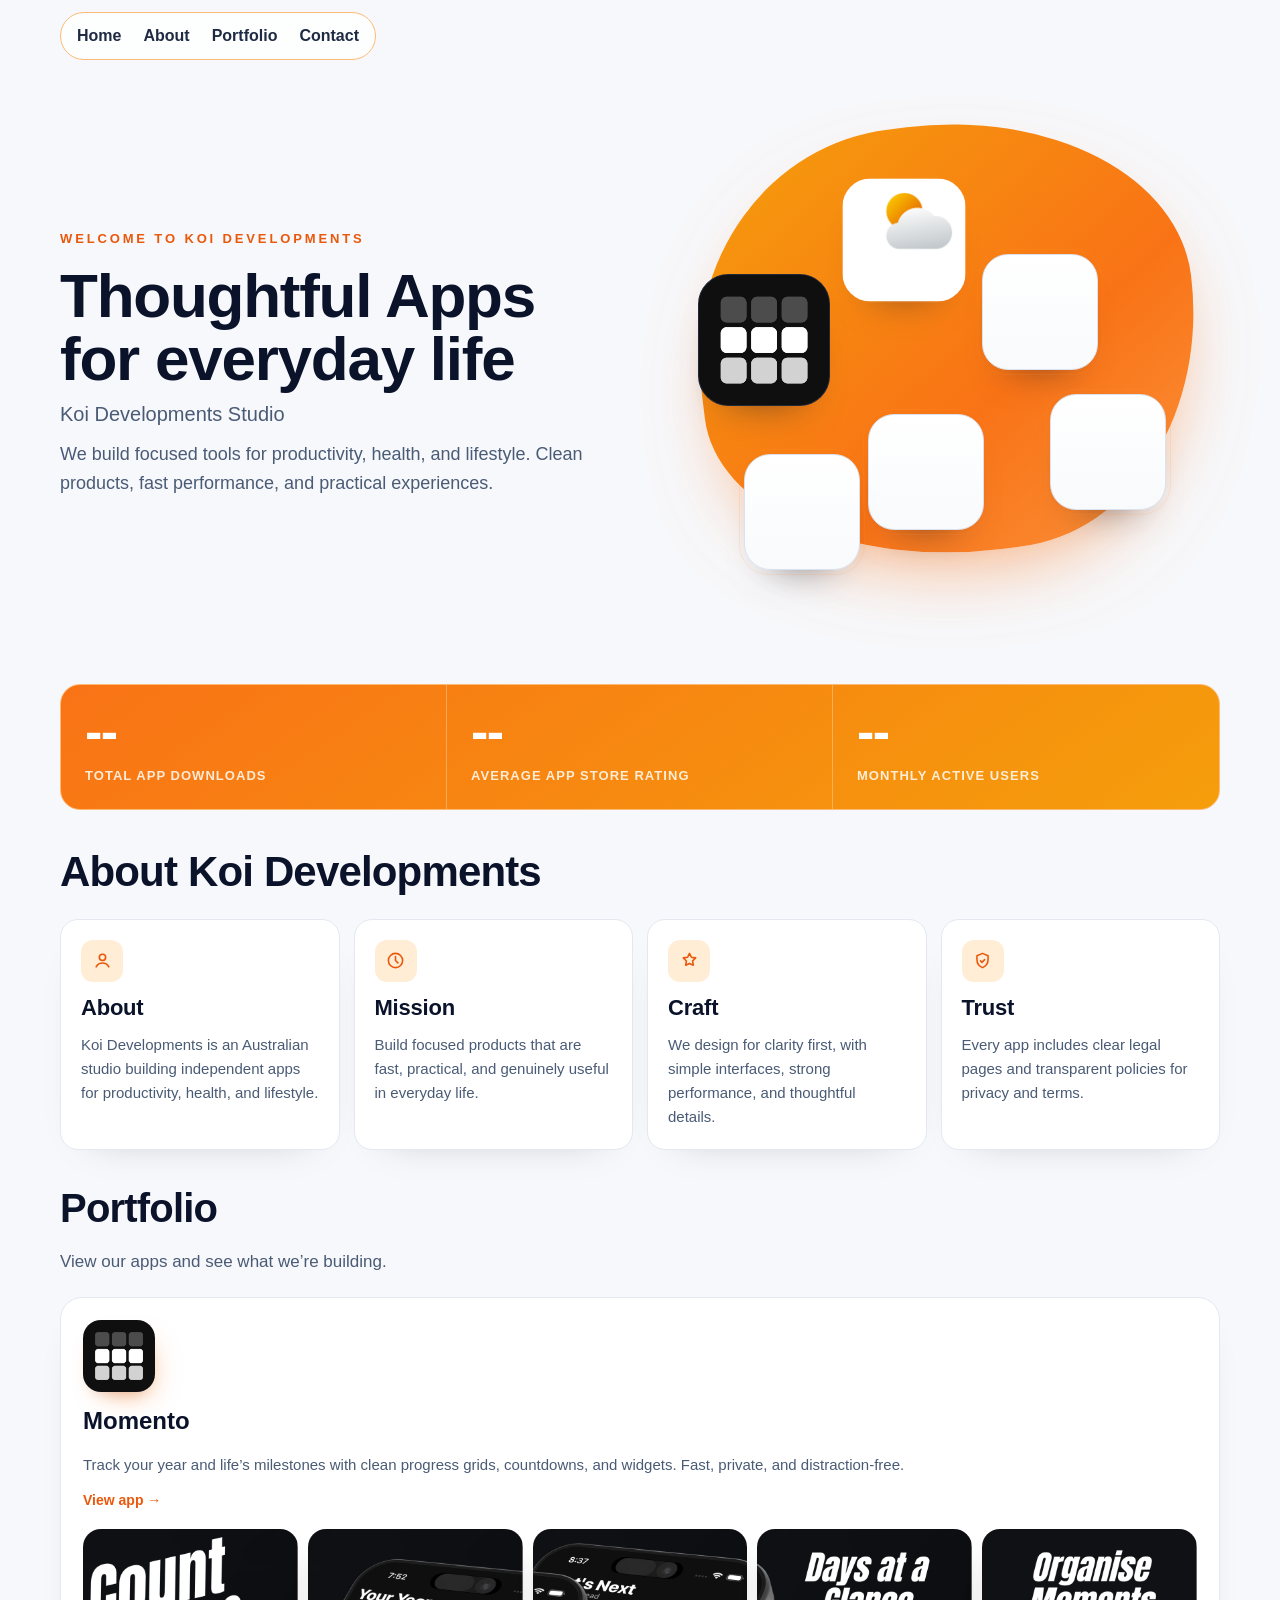
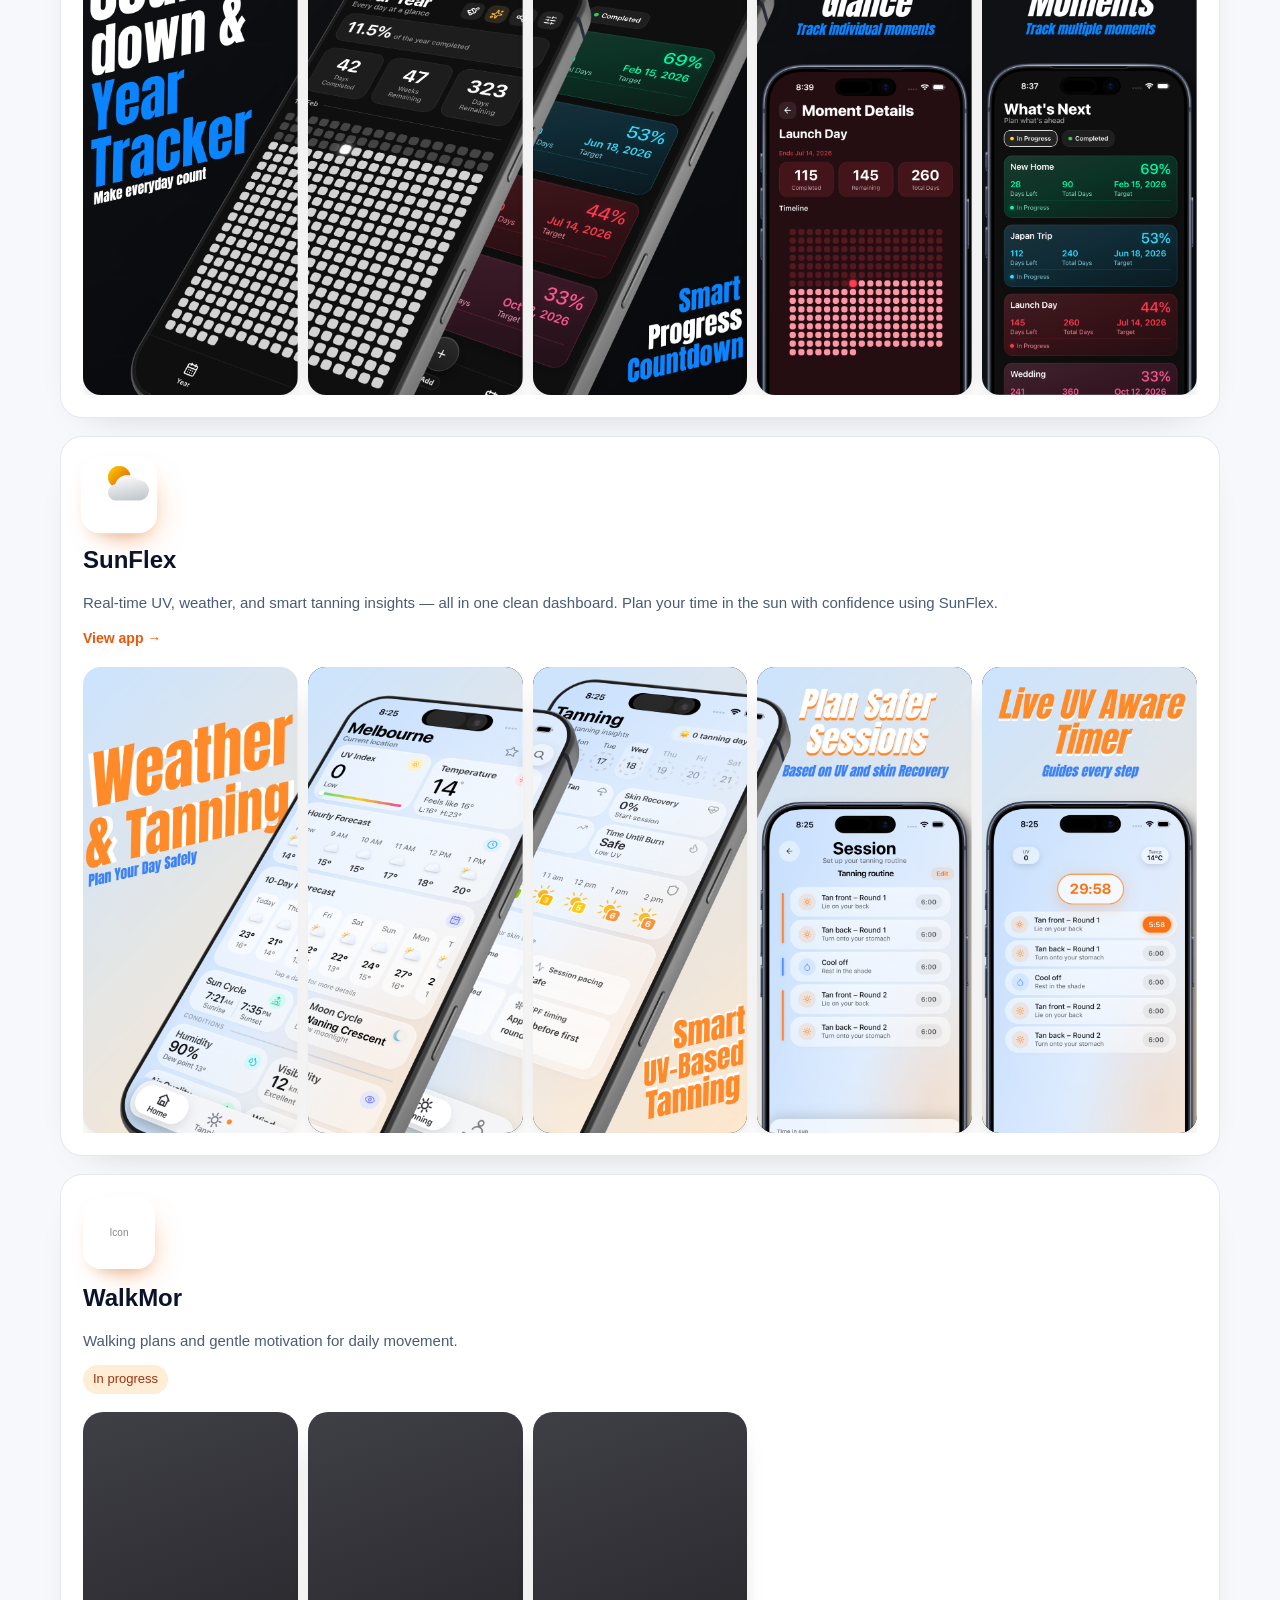
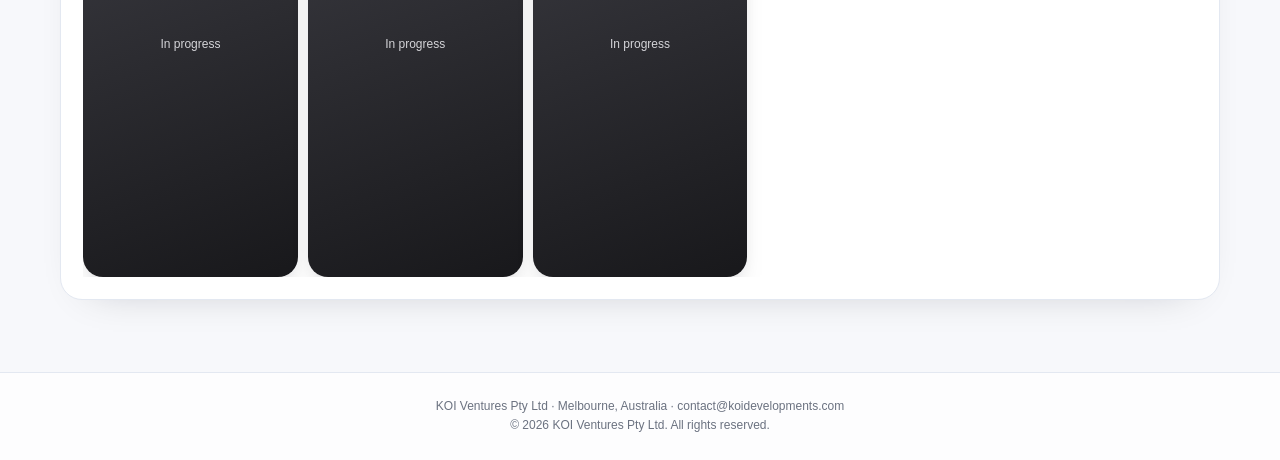
<file: index.html>
<!DOCTYPE html>
<html lang="en">
<head>
  <meta charset="UTF-8" />
  <meta name="viewport" content="width=device-width, initial-scale=1.0" />
  <title>Koi Developments</title>
  <link rel="icon" href="favicon-v2.svg" type="image/svg+xml" />
  <link rel="icon" href="favicon-32-v2.png" sizes="32x32" type="image/png" />
  <link rel="icon" href="favicon-16-v2.png" sizes="16x16" type="image/png" />
  <link rel="apple-touch-icon" href="apple-touch-icon-v2.png" />
  <link rel="stylesheet" href="assets/theme.css" />
</head>

<body class="home-page">
  <header class="site-nav">
    <nav class="site-nav-inner" aria-label="Primary">
      <ul class="nav-links nav-links-left">
        <li><a href="#home">Home</a></li>
        <li><a href="#about">About</a></li>
        <li><a href="#portfolio">Portfolio</a></li>
        <li><a href="#contact">Contact</a></li>
              </ul>
    </nav>
  </header>
  <main>
    <section class="hero" id="home">
      <div class="hero-inner">
      <div class="hero-copy">
        <p class="hero-eyebrow">
          <span>WELCOME TO KOI DEVELOPMENTS</span>
        </p>
        <h1 class="hero-title">Thoughtful Apps for everyday life</h1>
        <p class="hero-subtitle">Koi Developments Studio</p>
        <p class="hero-desc">We build focused tools for productivity, health, and lifestyle. Clean products, fast performance, and practical experiences.</p>
      </div>

      <div class="hero-visual" aria-hidden="true">
        <div class="hero-blob"></div>
        <div class="floating-app app-main">
          <img class="hero-icon" src="assets/icon-1024x1024@1x.png" alt="" />
        </div>
        <div class="floating-app app-1">
          <img class="hero-icon sunflex-icon" src="assets/sunflex-icon.png" alt="" />
        </div>
        <div class="floating-app app-2"></div>
        <div class="floating-app app-3"></div>
        <div class="floating-app app-4"></div>
        <div class="floating-app app-5"></div>
      </div>
      </div>
    </section>


    <section class="metrics-row" aria-label="Portfolio Metrics">
      <article class="metric-item">
        <p class="metric-value">--</p>
        <p class="metric-label">TOTAL APP DOWNLOADS</p>
      </article>
      <article class="metric-item">
        <p class="metric-value">--</p>
        <p class="metric-label">AVERAGE APP STORE RATING</p>
      </article>
      <article class="metric-item">
        <p class="metric-value">--</p>
        <p class="metric-label">MONTHLY ACTIVE USERS</p>
      </article>
    </section>

    <section class="about-showcase" id="about" aria-label="About Koi Developments">
      <h2>About Koi Developments</h2>
      <div class="about-tiles">
        <article class="about-tile">
          <div class="about-icon" aria-hidden="true">
            <svg viewBox="0 0 24 24" fill="none" stroke="currentColor" stroke-width="2" stroke-linecap="round" stroke-linejoin="round">
              <circle cx="12" cy="8" r="4"/>
              <path d="M4 20c1.8-3.2 4.5-4.8 8-4.8s6.2 1.6 8 4.8"/>
            </svg>
          </div>
          <h3>About</h3>
          <p>Koi Developments is an Australian studio building independent apps for productivity, health, and lifestyle.</p>
        </article>
        <article class="about-tile">
          <div class="about-icon" aria-hidden="true">
            <svg viewBox="0 0 24 24" fill="none" stroke="currentColor" stroke-width="2" stroke-linecap="round" stroke-linejoin="round">
              <circle cx="12" cy="12" r="9"/>
              <path d="M12 7v5l3 3"/>
            </svg>
          </div>
          <h3>Mission</h3>
          <p>Build focused products that are fast, practical, and genuinely useful in everyday life.</p>
        </article>
        <article class="about-tile">
          <div class="about-icon" aria-hidden="true">
            <svg viewBox="0 0 24 24" fill="none" stroke="currentColor" stroke-width="2" stroke-linecap="round" stroke-linejoin="round">
              <path d="M12 3l2.4 4.9 5.4.8-3.9 3.8.9 5.4L12 15.8 7.2 18l.9-5.4L4.2 8.7l5.4-.8L12 3z"/>
            </svg>
          </div>
          <h3>Craft</h3>
          <p>We design for clarity first, with simple interfaces, strong performance, and thoughtful details.</p>
        </article>
        <article class="about-tile">
          <div class="about-icon" aria-hidden="true">
            <svg viewBox="0 0 24 24" fill="none" stroke="currentColor" stroke-width="2" stroke-linecap="round" stroke-linejoin="round">
              <path d="M12 3l7 3v5c0 4.8-3 8.2-7 10-4-1.8-7-5.2-7-10V6l7-3z"/>
              <path d="M9.5 12.5l1.8 1.8 3.4-3.4"/>
            </svg>
          </div>
          <h3>Trust</h3>
          <p>Every app includes clear legal pages and transparent policies for privacy and terms.</p>
        </article>
      </div>
    </section>

    <section class="portfolio-intro" id="portfolio" aria-label="Portfolio Intro">
      <h2>Portfolio</h2>
      <p>View our apps and see what we’re building.</p>
    </section>

    <section class="apps" aria-label="Apps">
      <div class="app-row">
        <div class="app-meta">
          <div class="app-header">
            <img class="app-icon" src="assets/icon-1024x1024@1x.png" alt="Momento icon" />
            <h3 class="app-name">Momento</h3>
          </div>
          <p class="app-desc">Track your year and life’s milestones with clean progress grids, countdowns, and widgets. Fast, private, and distraction-free.</p>
          <a class="app-cta" href="momento/index.html">View app →</a>
        </div>
        <div class="carousel" aria-label="Momento screenshots">
          <div class="phone-frame">
            <img src="assets/image1.png" alt="Momento screenshot 1" />
          </div>
          <div class="phone-frame">
            <img src="assets/image2.png" alt="Momento screenshot 2" />
          </div>
          <div class="phone-frame">
            <img src="assets/image3.png" alt="Momento screenshot 3" />
          </div>
          <div class="phone-frame">
            <img src="assets/image4.png" alt="Momento screenshot 4" />
          </div>
          <div class="phone-frame">
            <img src="assets/image5.png" alt="Momento screenshot 5" />
          </div>
          <div class="phone-frame">
            <img src="assets/image6.png" alt="Momento screenshot 6" />
          </div>
          <div class="phone-frame">
            <img src="assets/image7.png" alt="Momento screenshot 7" />
          </div>
          <div class="phone-frame">
            <img src="assets/image8.png" alt="Momento screenshot 8" />
          </div>
        </div>
      </div>

      <div class="app-row">
        <div class="app-meta">
          <div class="app-header">
            <img class="app-icon sunflex-icon" src="assets/sunflex-icon.png" alt="SunFlex icon" />
            <h3 class="app-name">SunFlex</h3>
          </div>
          <p class="app-desc app-desc-sunflex">Real-time UV, weather, and smart tanning insights — all in one clean dashboard. Plan your time in the sun with confidence using SunFlex.</p>
          <a class="app-cta" href="sunflex/index.html">View app →</a>
        </div>
        <div class="carousel" aria-label="SunFlex screenshots">
          <div class="phone-frame">
            <img src="assets/sunflex-image1.png" alt="SunFlex screenshot 1" />
          </div>
          <div class="phone-frame">
            <img src="assets/sunflex-image2.png" alt="SunFlex screenshot 2" />
          </div>
          <div class="phone-frame">
            <img src="assets/sunflex-image3.png" alt="SunFlex screenshot 3" />
          </div>
          <div class="phone-frame">
            <img src="assets/sunflex-image4.png" alt="SunFlex screenshot 4" />
          </div>
          <div class="phone-frame">
            <img src="assets/sunflex-image5.png" alt="SunFlex screenshot 5" />
          </div>
          <div class="phone-frame">
            <img src="assets/sunflex-image6.png" alt="SunFlex screenshot 6" />
          </div>
        </div>
      </div>

      <div class="app-row">
        <div class="app-meta">
          <div class="app-header">
            <div class="app-icon placeholder">Icon</div>
            <h3 class="app-name">WalkMor</h3>
          </div>
          <p class="app-desc">Walking plans and gentle motivation for daily movement.</p>
          <span class="app-status">In progress</span>
        </div>
        <div class="carousel" aria-label="WalkMor screenshots">
          <div class="phone-frame">
            <div class="phone-placeholder">In progress</div>
          </div>
          <div class="phone-frame">
            <div class="phone-placeholder">In progress</div>
          </div>
          <div class="phone-frame">
            <div class="phone-placeholder">In progress</div>
          </div>
        </div>
      </div>
    </section>

  </main>

  <footer id="contact">
    KOI Ventures Pty Ltd · Melbourne, Australia · contact@koidevelopments.com
    <br />
    © 2026 KOI Ventures Pty Ltd. All rights reserved.
  </footer>
  <script>
    (() => {
      if ('scrollRestoration' in history) history.scrollRestoration = 'manual';
      window.addEventListener('load', () => {
        window.scrollTo(0, 0);
        if (window.location.hash) history.replaceState(null, '', window.location.pathname + window.location.search);
      });

      const nav = document.querySelector('.site-nav');
      const ENTER_SCROLL_Y = 72;
      const EXIT_SCROLL_Y = 28;

      const setNavMotion = (stateClass) => {
        if (!nav) return;
        nav.classList.remove('is-expanding', 'is-collapsing');
        nav.classList.add(stateClass);
      };

      const setNavState = () => {
        if (!nav) return;
        const isScrolled = nav.classList.contains('scrolled');
        if (!isScrolled && window.scrollY > ENTER_SCROLL_Y) {
          setNavMotion('is-expanding');
          nav.classList.add('scrolled');
        } else if (isScrolled && window.scrollY < EXIT_SCROLL_Y) {
          setNavMotion('is-collapsing');
          nav.classList.remove('scrolled');
        }
      };
      setNavState();
      window.addEventListener('scroll', setNavState, { passive: true });

      const links = document.querySelectorAll('.site-nav a[href^="#"]');
      const prefersReducedMotion = window.matchMedia('(prefers-reduced-motion: reduce)').matches;

      const easeInOutCubic = (t) =>
        t < 0.5 ? 4 * t * t * t : 1 - Math.pow(-2 * t + 2, 3) / 2;

      const smoothScrollTo = (targetY, duration = 2400) => {
        const startY = window.scrollY;
        const distance = targetY - startY;
        const start = performance.now();

        const step = (now) => {
          const elapsed = now - start;
          const progress = Math.min(elapsed / duration, 1);
          const eased = easeInOutCubic(progress);
          window.scrollTo(0, startY + distance * eased);
          if (progress < 1) requestAnimationFrame(step);
        };

        requestAnimationFrame(step);
      };

      links.forEach((link) => {
        link.addEventListener('click', (e) => {
          const href = link.getAttribute('href');
          if (!href || href === '#') return;

          const target = document.querySelector(href);
          if (!target) return;

          e.preventDefault();

          const navOffset = 96;
          const targetY = target.getBoundingClientRect().top + window.scrollY - navOffset;

          if (prefersReducedMotion) {
            window.scrollTo(0, targetY);
          } else {
            smoothScrollTo(targetY, 2500);
          }

        });
      });

    })();
  </script>

</body>
</html>
</file>
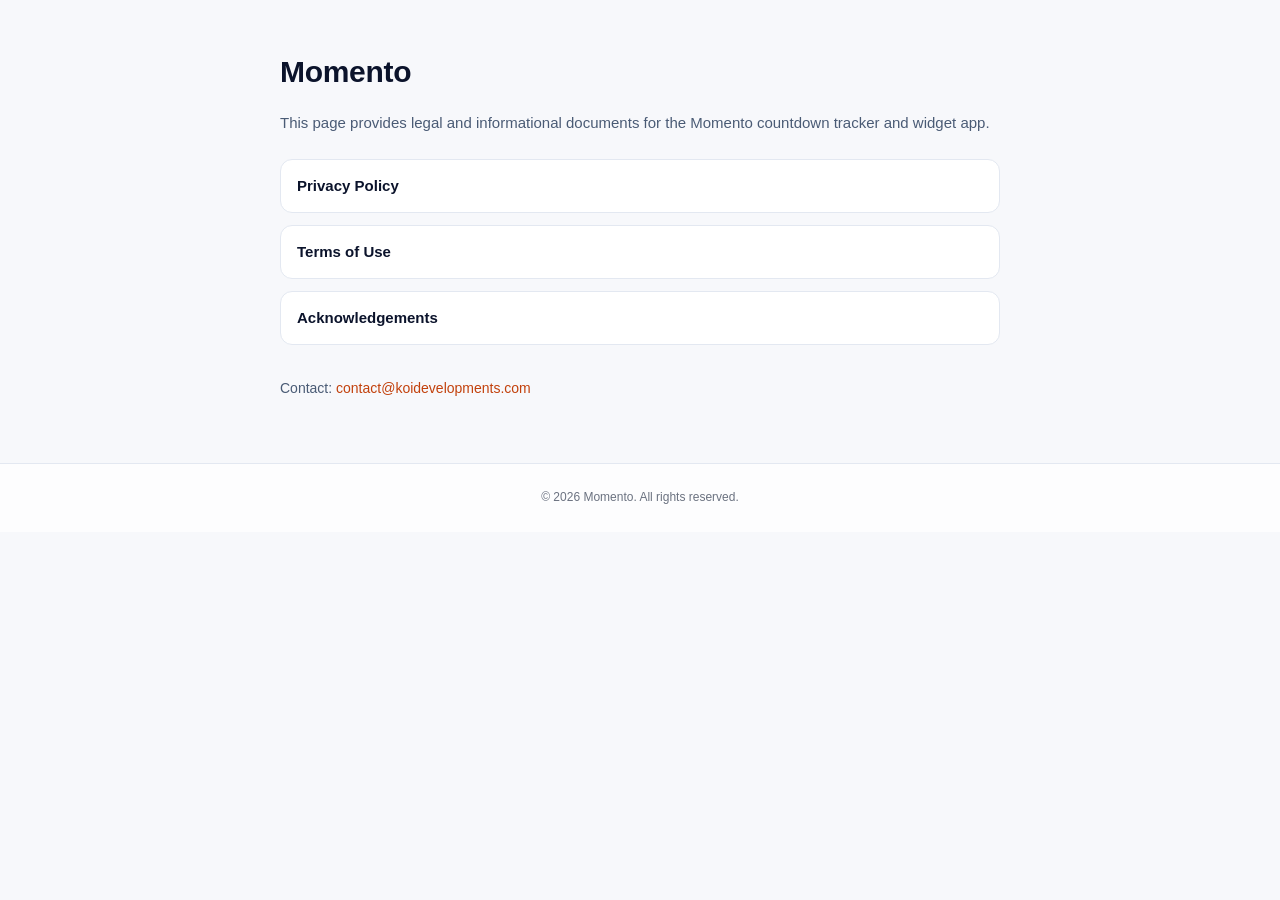
<file: momento/index.html>
<!DOCTYPE html>
<html lang="en">
<head>
  <meta charset="UTF-8" />
  <meta name="viewport" content="width=device-width, initial-scale=1.0" />
  <title>Momento</title>
  <link rel="stylesheet" href="../assets/theme.css" />
</head>

<body>

  <main>
    <h1>Momento</h1>

    <p>
      This page provides legal and informational documents for the Momento countdown
      tracker and widget app.
    </p>

    <div class="links">
      <a class="link-button" href="privacy.html">Privacy Policy</a>
      <a class="link-button" href="terms.html">Terms of Use</a>
      <a class="link-button" href="acknowledgements.html">Acknowledgements</a>
    </div>

    <div class="contact">
      Contact: <a href="mailto:contact@koidevelopments.com">contact@koidevelopments.com</a>
    </div>
  </main>

  <footer>
    © 2026 Momento. All rights reserved.
  </footer>

</body>
</html>
</file>
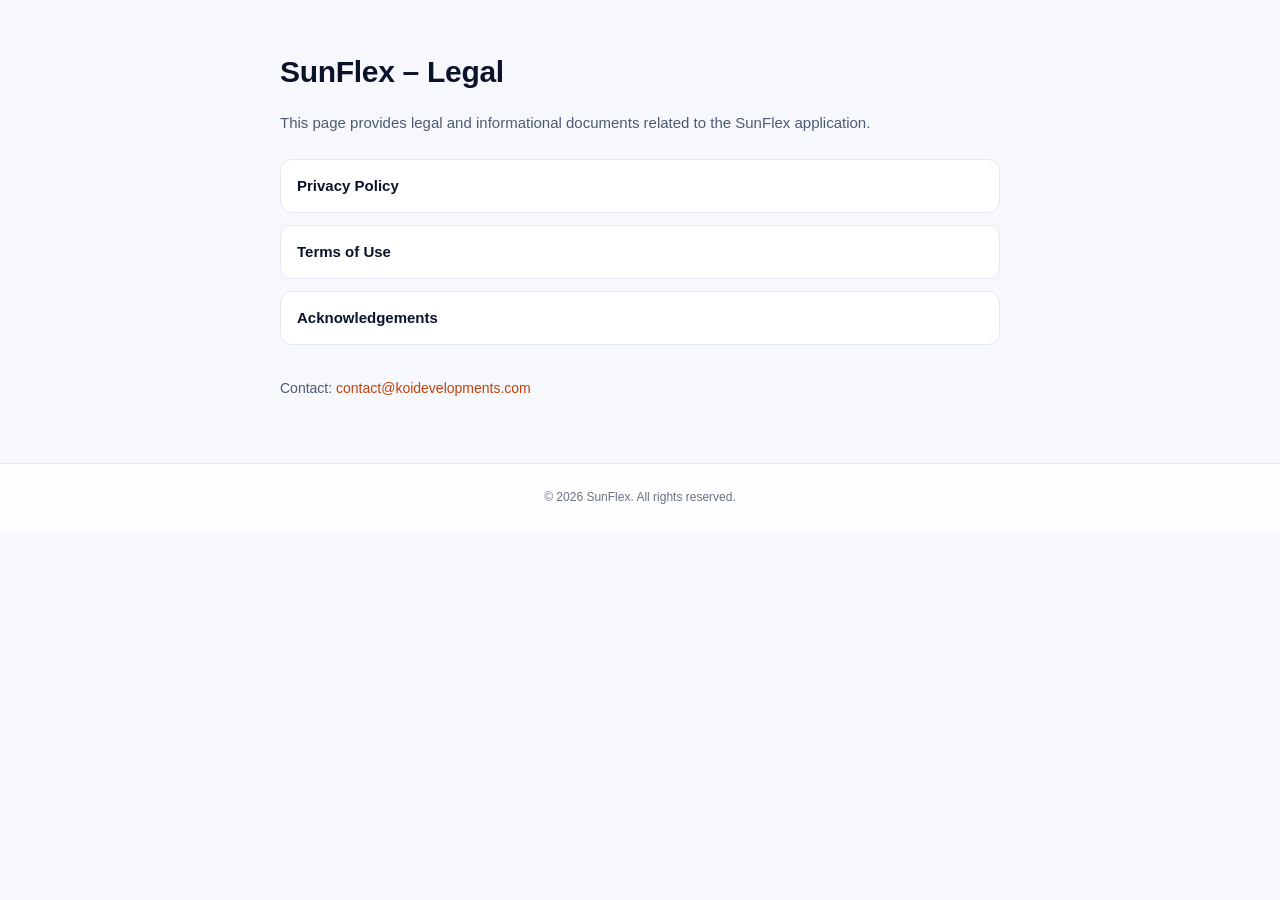
<file: sunflex/index.html>
<!DOCTYPE html>
<html lang="en">
<head>
  <meta charset="UTF-8" />
  <meta name="viewport" content="width=device-width, initial-scale=1.0" />
  <title>Legal – SunFlex</title>
  <link rel="stylesheet" href="../assets/theme.css" />
</head>

<body>

  <main>
    <h1>SunFlex – Legal</h1>

    <p>
      This page provides legal and informational documents related to the SunFlex application.
    </p>

    <div class="links">
      <a class="link-button" href="privacy.html">Privacy Policy</a>
      <a class="link-button" href="terms.html">Terms of Use</a>
      <a class="link-button" href="acknowledgements.html">Acknowledgements</a>
    </div>

    <div class="contact">
      Contact: <a href="mailto:contact@koidevelopments.com">contact@koidevelopments.com</a>
    </div>
  </main>

  <footer>
    © 2026 SunFlex. All rights reserved.
  </footer>

</body>
</html>
</file>
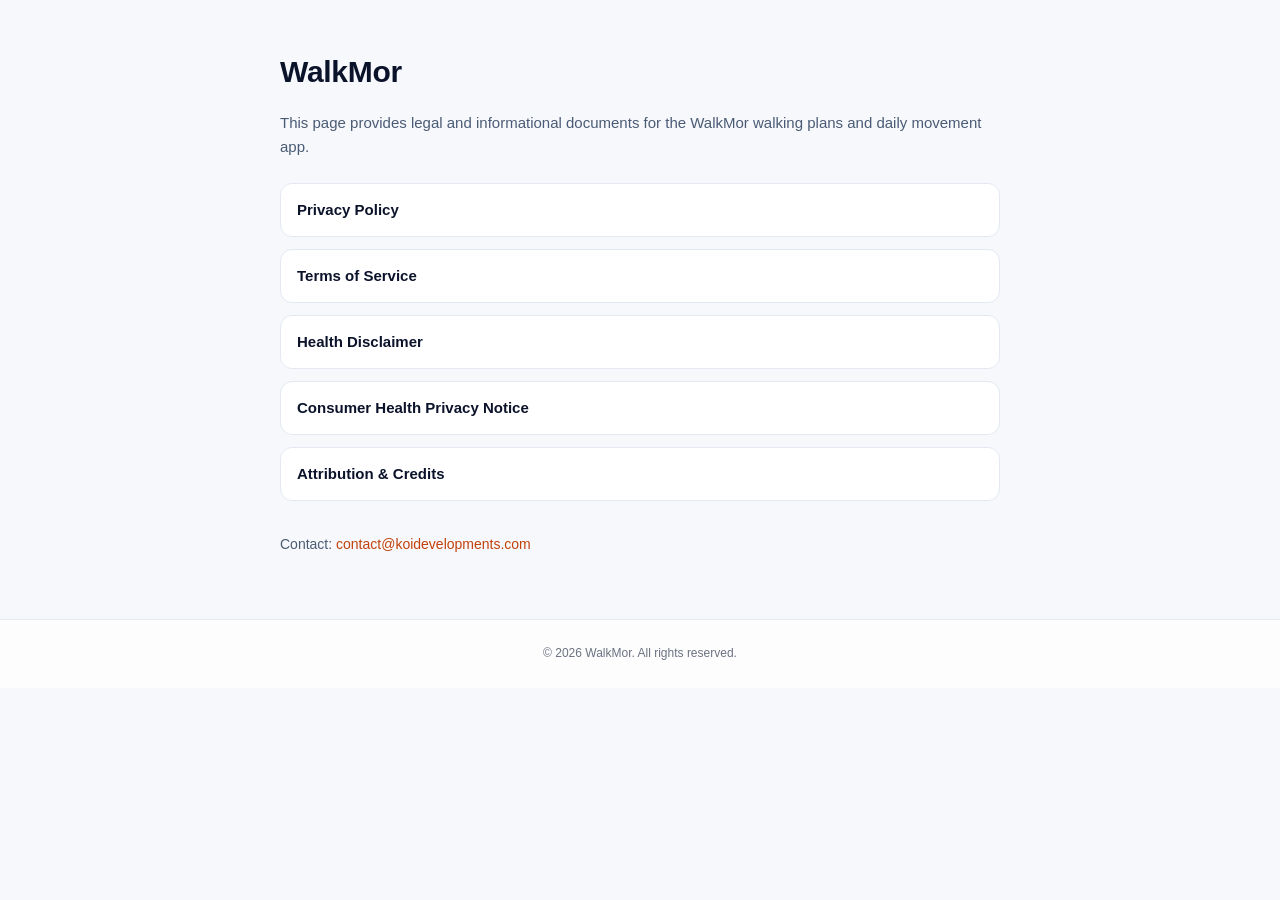
<file: walkmor/index.html>
<!DOCTYPE html>
<html lang="en">
<head>
  <meta charset="UTF-8" />
  <meta name="viewport" content="width=device-width, initial-scale=1.0" />
  <title>WalkMor</title>
  <link rel="stylesheet" href="../assets/theme.css" />
</head>

<body>

  <main>
    <h1>WalkMor</h1>

    <p>
      This page provides legal and informational documents for the WalkMor walking
      plans and daily movement app.
    </p>

    <div class="links">
      <a class="link-button" href="privacy.html">Privacy Policy</a>
      <a class="link-button" href="terms.html">Terms of Service</a>
      <a class="link-button" href="health-disclaimer.html">Health Disclaimer</a>
      <a class="link-button" href="consumer-health-privacy.html">Consumer Health Privacy Notice</a>
      <a class="link-button" href="acknowledgements.html">Attribution &amp; Credits</a>
    </div>

    <div class="contact">
      Contact: <a href="mailto:contact@koidevelopments.com">contact@koidevelopments.com</a>
    </div>
  </main>

  <footer>
    © 2026 WalkMor. All rights reserved.
  </footer>

</body>
</html>
</file>
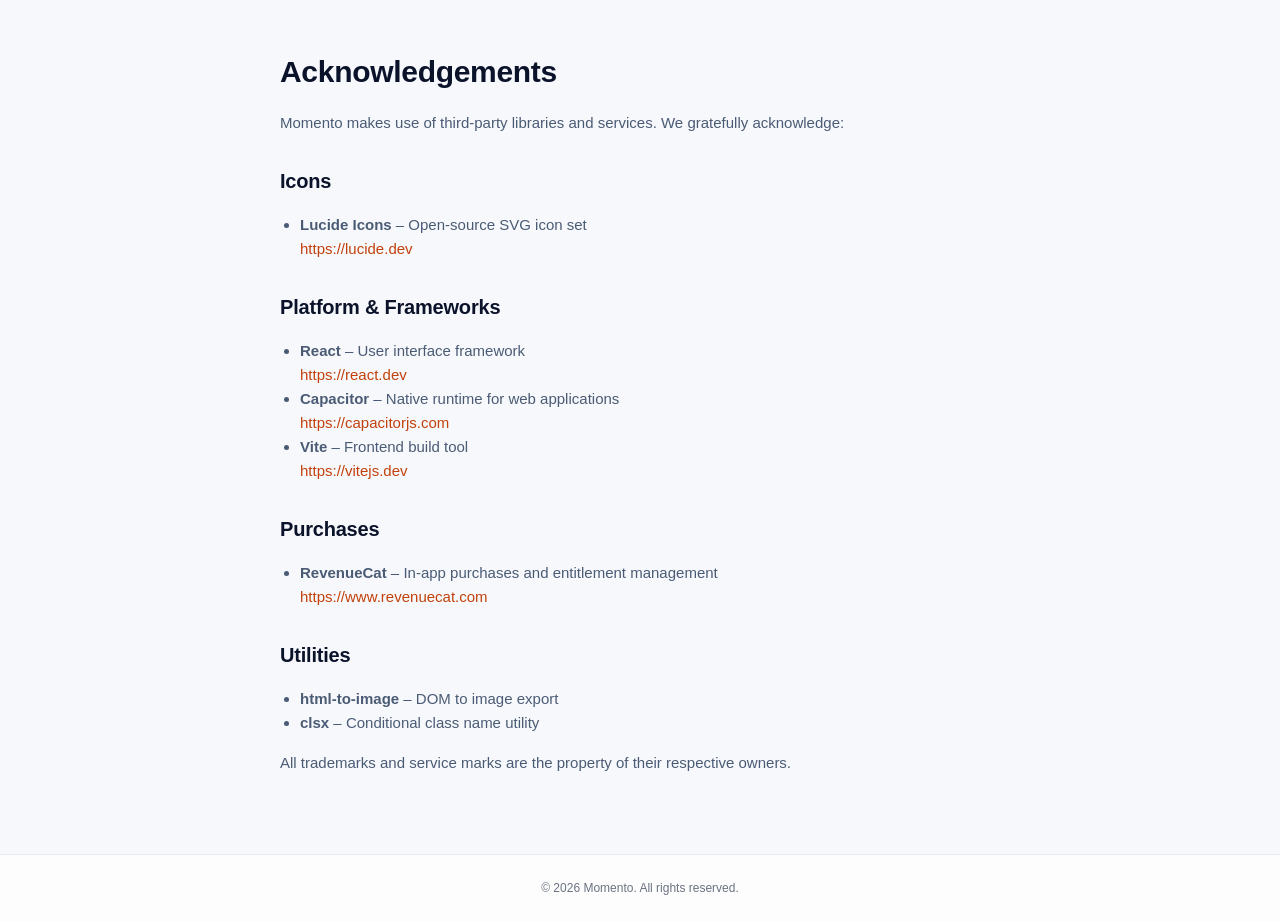
<file: momento/acknowledgements.html>
<!DOCTYPE html>
<html lang="en">
<head>
  <meta charset="UTF-8" />
  <meta name="viewport" content="width=device-width, initial-scale=1.0" />
  <title>Acknowledgements – Momento</title>
  <link rel="stylesheet" href="../assets/theme.css" />
</head>

<body>

  <main>
    <h1>Acknowledgements</h1>

    <p>
      Momento makes use of third-party libraries and services. We gratefully acknowledge:
    </p>

    <h2>Icons</h2>
    <ul>
      <li>
        <strong>Lucide Icons</strong> – Open-source SVG icon set
        <br />
        <a href="https://lucide.dev" target="_blank" rel="noopener">
          https://lucide.dev
        </a>
      </li>
    </ul>

    <h2>Platform & Frameworks</h2>
    <ul>
      <li>
        <strong>React</strong> – User interface framework
        <br />
        <a href="https://react.dev" target="_blank" rel="noopener">
          https://react.dev
        </a>
      </li>
      <li>
        <strong>Capacitor</strong> – Native runtime for web applications
        <br />
        <a href="https://capacitorjs.com" target="_blank" rel="noopener">
          https://capacitorjs.com
        </a>
      </li>
      <li>
        <strong>Vite</strong> – Frontend build tool
        <br />
        <a href="https://vitejs.dev" target="_blank" rel="noopener">
          https://vitejs.dev
        </a>
      </li>
    </ul>

    <h2>Purchases</h2>
    <ul>
      <li>
        <strong>RevenueCat</strong> – In-app purchases and entitlement management
        <br />
        <a href="https://www.revenuecat.com" target="_blank" rel="noopener">
          https://www.revenuecat.com
        </a>
      </li>
    </ul>

    <h2>Utilities</h2>
    <ul>
      <li><strong>html-to-image</strong> – DOM to image export</li>
      <li><strong>clsx</strong> – Conditional class name utility</li>
    </ul>

    <p>
      All trademarks and service marks are the property of their respective owners.
    </p>
  </main>

  <footer>
    © 2026 Momento. All rights reserved.
  </footer>

</body>
</html>
</file>
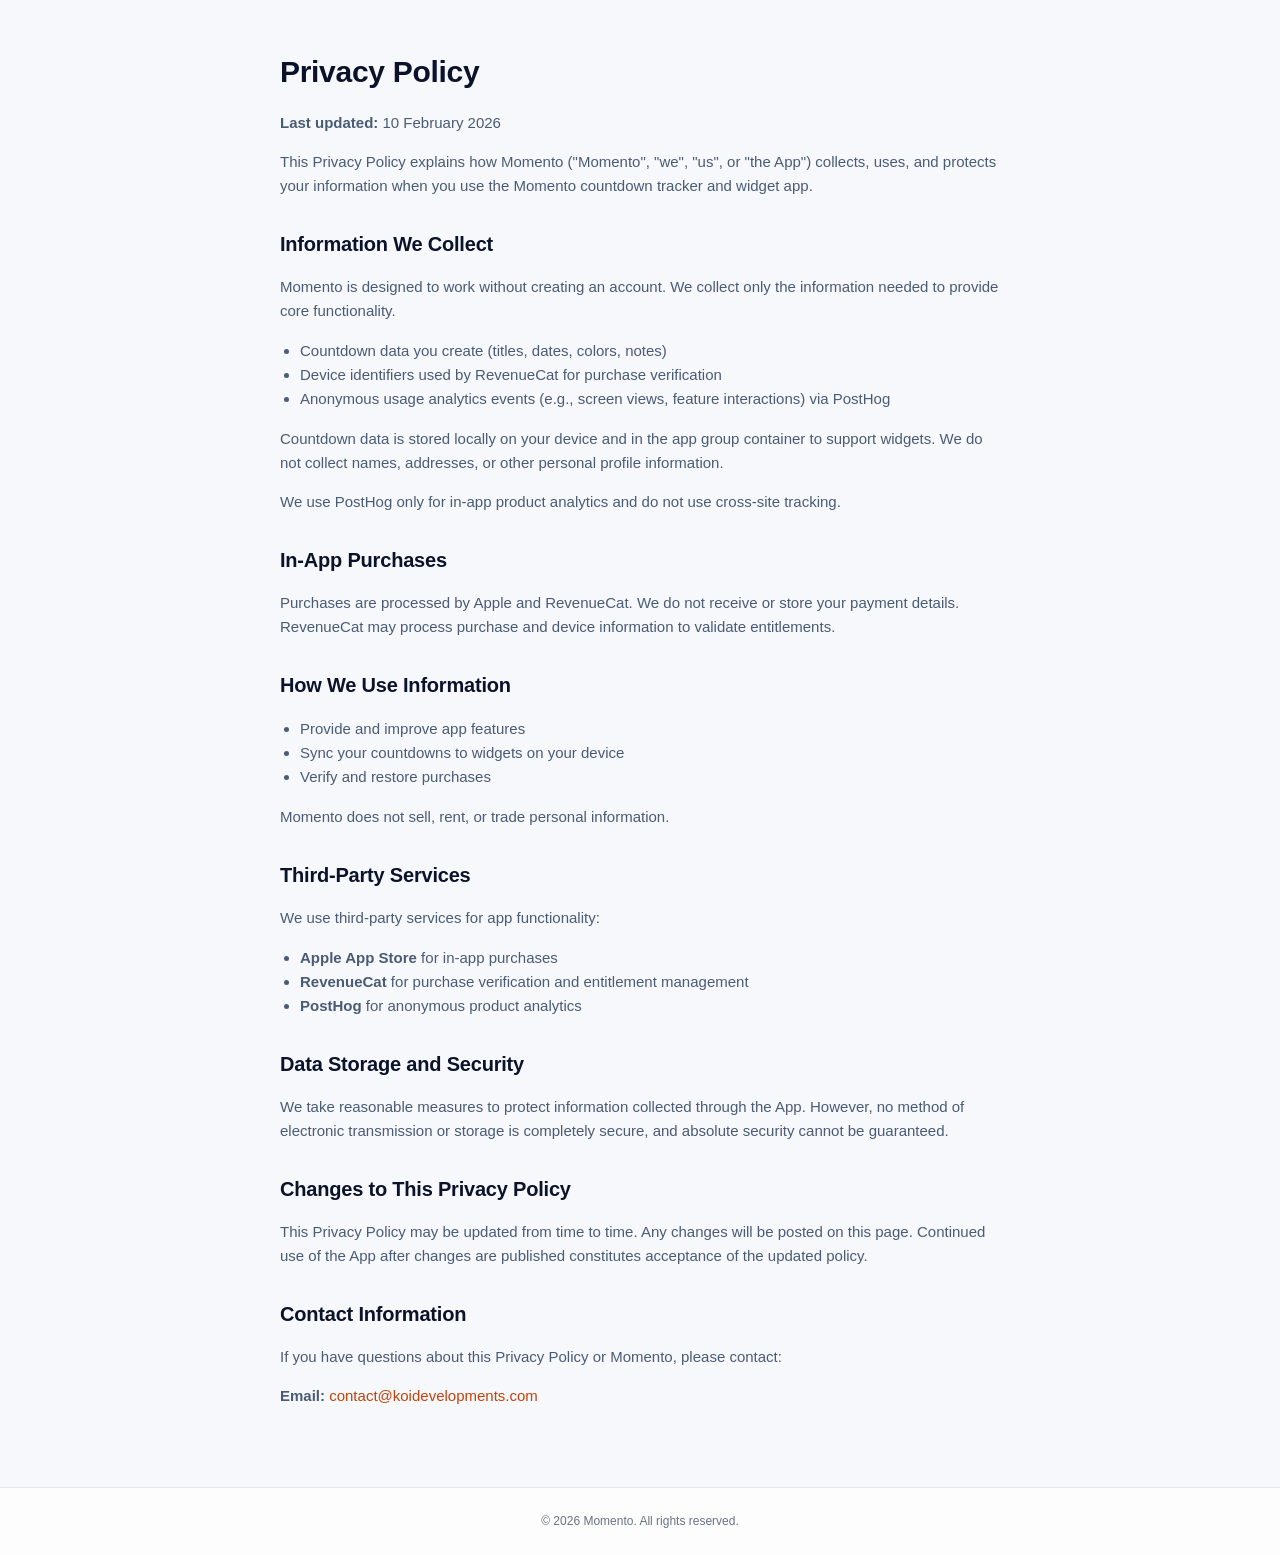
<file: momento/privacy.html>
<!DOCTYPE html>
<html lang="en">
<head>
  <meta charset="UTF-8" />
  <meta name="viewport" content="width=device-width, initial-scale=1.0" />
  <title>Privacy Policy – Momento</title>
  <link rel="stylesheet" href="../assets/theme.css" />
</head>

<body>

  <main>
    <h1>Privacy Policy</h1>

    <p><strong>Last updated:</strong> 10 February 2026</p>

    <p>
      This Privacy Policy explains how Momento ("Momento", "we", "us", or "the App")
      collects, uses, and protects your information when you use the Momento countdown
      tracker and widget app.
    </p>

    <h2>Information We Collect</h2>
    <p>
      Momento is designed to work without creating an account. We collect only the
      information needed to provide core functionality.
    </p>

    <ul>
      <li>Countdown data you create (titles, dates, colors, notes)</li>
      <li>Device identifiers used by RevenueCat for purchase verification</li>
      <li>Anonymous usage analytics events (e.g., screen views, feature interactions) via PostHog</li>
    </ul>

    <p>
      Countdown data is stored locally on your device and in the app group container
      to support widgets. We do not collect names, addresses, or other personal profile
      information.
    </p>

    <p>
      We use PostHog only for in-app product analytics and do not use cross‑site tracking.
    </p>

    <h2>In-App Purchases</h2>
    <p>
      Purchases are processed by Apple and RevenueCat. We do not receive or store your
      payment details. RevenueCat may process purchase and device information to validate
      entitlements.
    </p>

    <h2>How We Use Information</h2>
    <ul>
      <li>Provide and improve app features</li>
      <li>Sync your countdowns to widgets on your device</li>
      <li>Verify and restore purchases</li>
    </ul>

    <p>
      Momento does not sell, rent, or trade personal information.
    </p>

    <h2>Third-Party Services</h2>
    <p>
      We use third-party services for app functionality:
    </p>

    <ul>
      <li><strong>Apple App Store</strong> for in-app purchases</li>
      <li><strong>RevenueCat</strong> for purchase verification and entitlement management</li>
      <li><strong>PostHog</strong> for anonymous product analytics</li>
    </ul>

    <h2>Data Storage and Security</h2>
    <p>
      We take reasonable measures to protect information collected through the App.
      However, no method of electronic transmission or storage is completely secure,
      and absolute security cannot be guaranteed.
    </p>

    <h2>Changes to This Privacy Policy</h2>
    <p>
      This Privacy Policy may be updated from time to time. Any changes will be posted
      on this page. Continued use of the App after changes are published constitutes
      acceptance of the updated policy.
    </p>

    <h2>Contact Information</h2>
    <p>
      If you have questions about this Privacy Policy or Momento, please contact:
    </p>

    <p>
      <strong>Email:</strong>
      <a href="mailto:contact@koidevelopments.com">contact@koidevelopments.com</a>
    </p>
  </main>

  <footer>
    © 2026 Momento. All rights reserved.
  </footer>

</body>
</html>
</file>
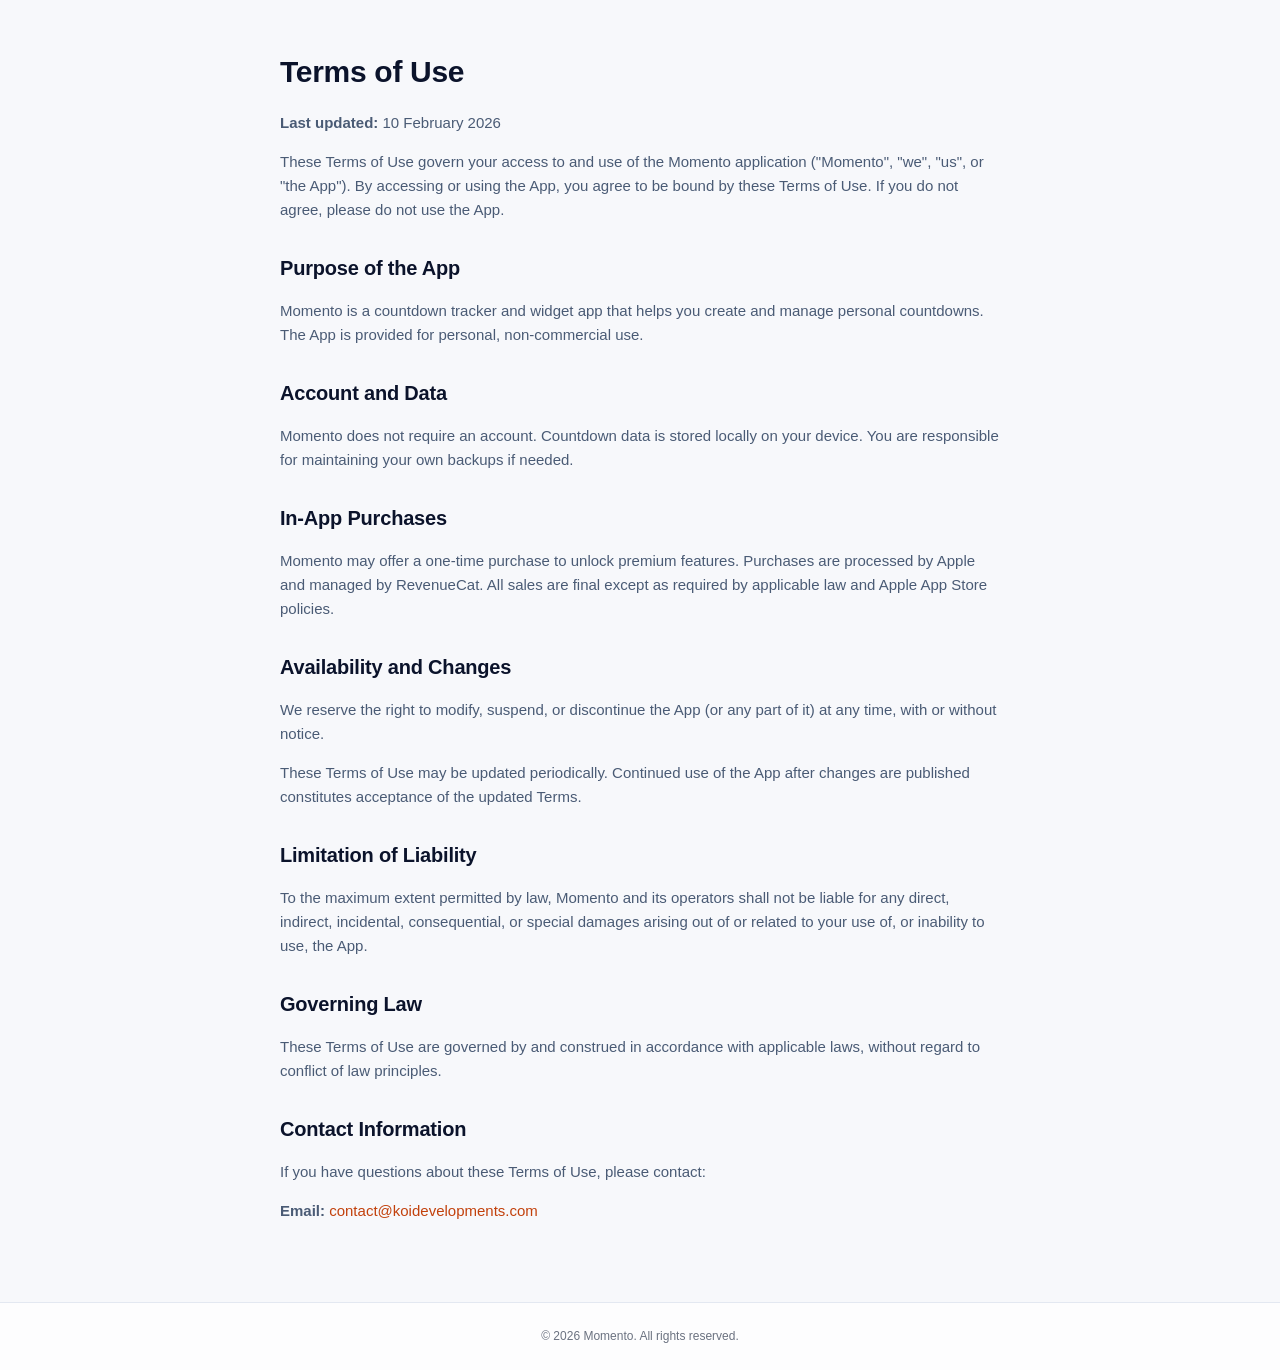
<file: momento/terms.html>
<!DOCTYPE html>
<html lang="en">
<head>
  <meta charset="UTF-8" />
  <meta name="viewport" content="width=device-width, initial-scale=1.0" />
  <title>Terms of Use – Momento</title>
  <link rel="stylesheet" href="../assets/theme.css" />
</head>

<body>

  <main>
    <h1>Terms of Use</h1>

    <p><strong>Last updated:</strong> 10 February 2026</p>

    <p>
      These Terms of Use govern your access to and use of the Momento application
      ("Momento", "we", "us", or "the App"). By accessing or using the App, you agree
      to be bound by these Terms of Use. If you do not agree, please do not use the App.
    </p>

    <h2>Purpose of the App</h2>
    <p>
      Momento is a countdown tracker and widget app that helps you create and manage
      personal countdowns. The App is provided for personal, non-commercial use.
    </p>

    <h2>Account and Data</h2>
    <p>
      Momento does not require an account. Countdown data is stored locally on your
      device. You are responsible for maintaining your own backups if needed.
    </p>

    <h2>In-App Purchases</h2>
    <p>
      Momento may offer a one-time purchase to unlock premium features. Purchases are
      processed by Apple and managed by RevenueCat. All sales are final except as
      required by applicable law and Apple App Store policies.
    </p>

    <h2>Availability and Changes</h2>
    <p>
      We reserve the right to modify, suspend, or discontinue the App (or any part of it)
      at any time, with or without notice.
    </p>

    <p>
      These Terms of Use may be updated periodically. Continued use of the App after
      changes are published constitutes acceptance of the updated Terms.
    </p>

    <h2>Limitation of Liability</h2>
    <p>
      To the maximum extent permitted by law, Momento and its operators shall not be
      liable for any direct, indirect, incidental, consequential, or special damages
      arising out of or related to your use of, or inability to use, the App.
    </p>

    <h2>Governing Law</h2>
    <p>
      These Terms of Use are governed by and construed in accordance with applicable laws,
      without regard to conflict of law principles.
    </p>

    <h2>Contact Information</h2>
    <p>
      If you have questions about these Terms of Use, please contact:
    </p>

    <p>
      <strong>Email:</strong>
      <a href="mailto:contact@koidevelopments.com">contact@koidevelopments.com</a>
    </p>
  </main>

  <footer>
    © 2026 Momento. All rights reserved.
  </footer>

</body>
</html>
</file>
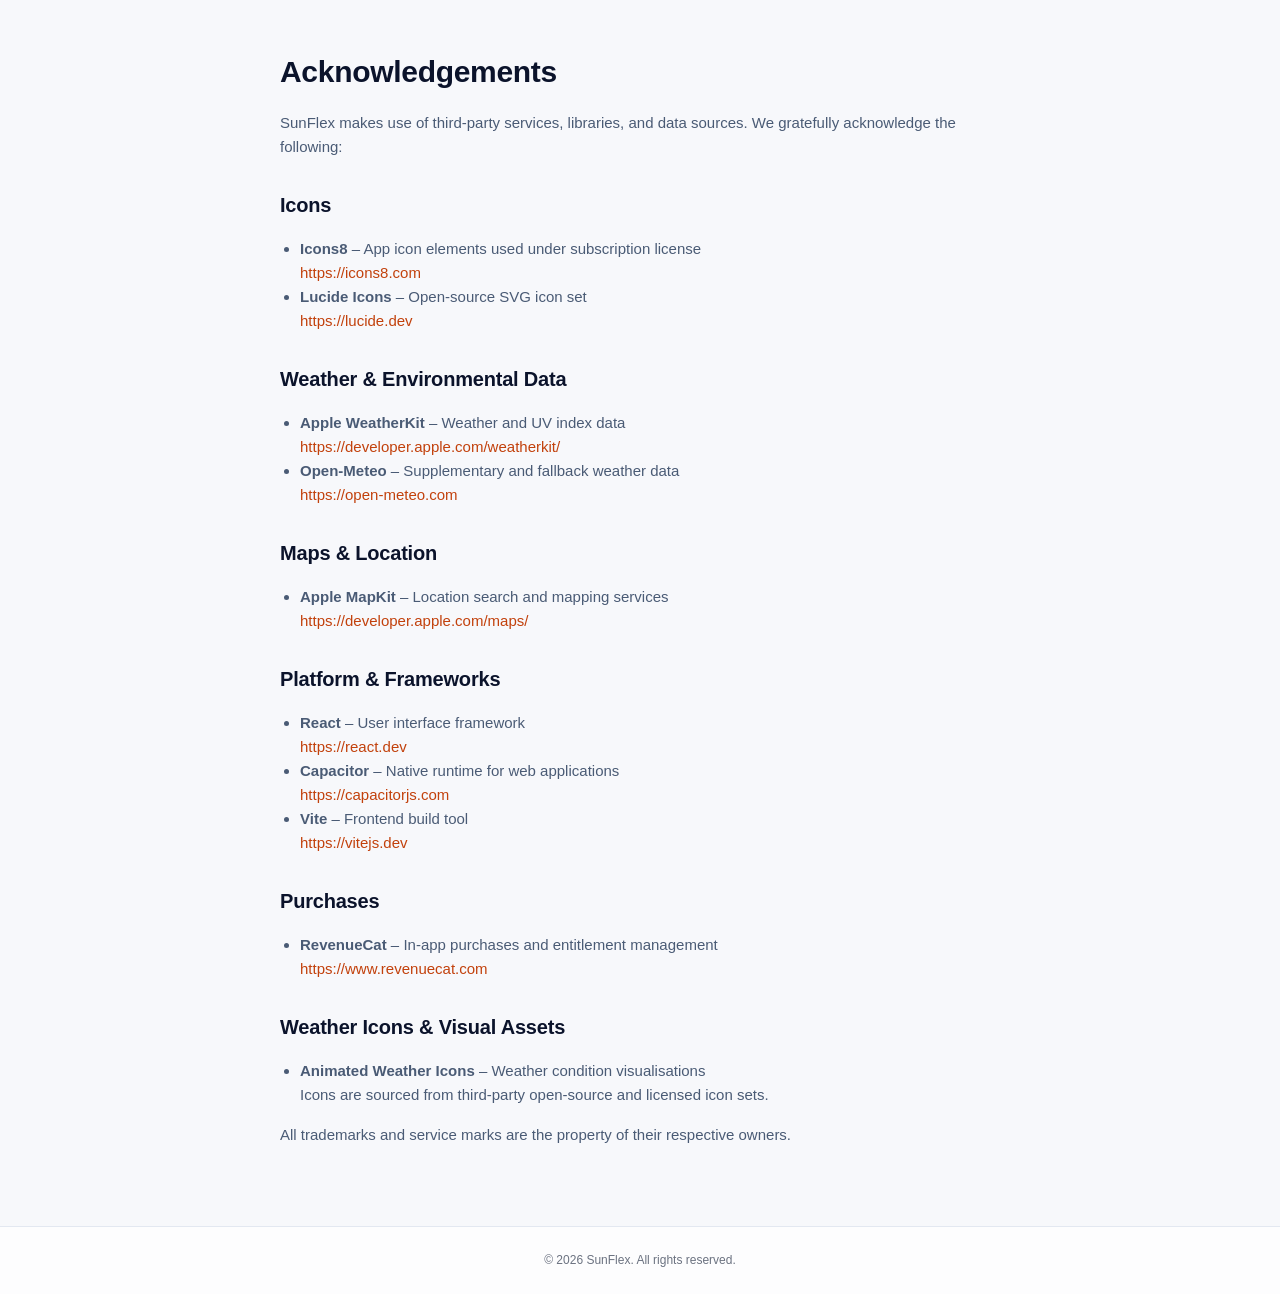
<file: sunflex/acknowledgements.html>
<!DOCTYPE html>
<html lang="en">
<head>
  <meta charset="UTF-8" />
  <meta name="viewport" content="width=device-width, initial-scale=1.0" />
  <title>Acknowledgements – SunFlex</title>
  <link rel="stylesheet" href="../assets/theme.css" />
</head>

<body>

  <main>
    <h1>Acknowledgements</h1>

    <p>
      SunFlex makes use of third-party services, libraries, and data sources.
      We gratefully acknowledge the following:
    </p>

    <h2>Icons</h2>
    <ul>
      <li>
        <strong>Icons8</strong> – App icon elements used under subscription license
        <br />
        <a href="https://icons8.com" target="_blank" rel="noopener">
          https://icons8.com
        </a>
      </li>
      <li>
        <strong>Lucide Icons</strong> – Open-source SVG icon set
        <br />
        <a href="https://lucide.dev" target="_blank" rel="noopener">
          https://lucide.dev
        </a>
      </li>
    </ul>

    <h2>Weather & Environmental Data</h2>
    <ul>
      <li>
        <strong>Apple WeatherKit</strong> – Weather and UV index data
        <br />
        <a href="https://developer.apple.com/weatherkit/" target="_blank" rel="noopener">
          https://developer.apple.com/weatherkit/
        </a>
      </li>
      <li>
        <strong>Open-Meteo</strong> – Supplementary and fallback weather data
        <br />
        <a href="https://open-meteo.com" target="_blank" rel="noopener">
          https://open-meteo.com
        </a>
      </li>
    </ul>

    <h2>Maps & Location</h2>
    <ul>
      <li>
        <strong>Apple MapKit</strong> – Location search and mapping services
        <br />
        <a href="https://developer.apple.com/maps/" target="_blank" rel="noopener">
          https://developer.apple.com/maps/
        </a>
      </li>
    </ul>

    <h2>Platform & Frameworks</h2>
    <ul>
      <li>
        <strong>React</strong> – User interface framework
        <br />
        <a href="https://react.dev" target="_blank" rel="noopener">
          https://react.dev
        </a>
      </li>
      <li>
        <strong>Capacitor</strong> – Native runtime for web applications
        <br />
        <a href="https://capacitorjs.com" target="_blank" rel="noopener">
          https://capacitorjs.com
        </a>
      </li>
      <li>
        <strong>Vite</strong> – Frontend build tool
        <br />
        <a href="https://vitejs.dev" target="_blank" rel="noopener">
          https://vitejs.dev
        </a>
      </li>
    </ul>

    <h2>Purchases</h2>
    <ul>
      <li>
        <strong>RevenueCat</strong> – In-app purchases and entitlement management
        <br />
        <a href="https://www.revenuecat.com" target="_blank" rel="noopener">
          https://www.revenuecat.com
        </a>
      </li>
    </ul>

    <h2>Weather Icons & Visual Assets</h2>
    <ul>
      <li>
        <strong>Animated Weather Icons</strong> – Weather condition visualisations
        <br />
        Icons are sourced from third-party open-source and licensed icon sets.
      </li>
    </ul>

    <p>
      All trademarks and service marks are the property of their respective owners.
    </p>
  </main>

  <footer>
    © 2026 SunFlex. All rights reserved.
  </footer>

</body>
</html>
</file>
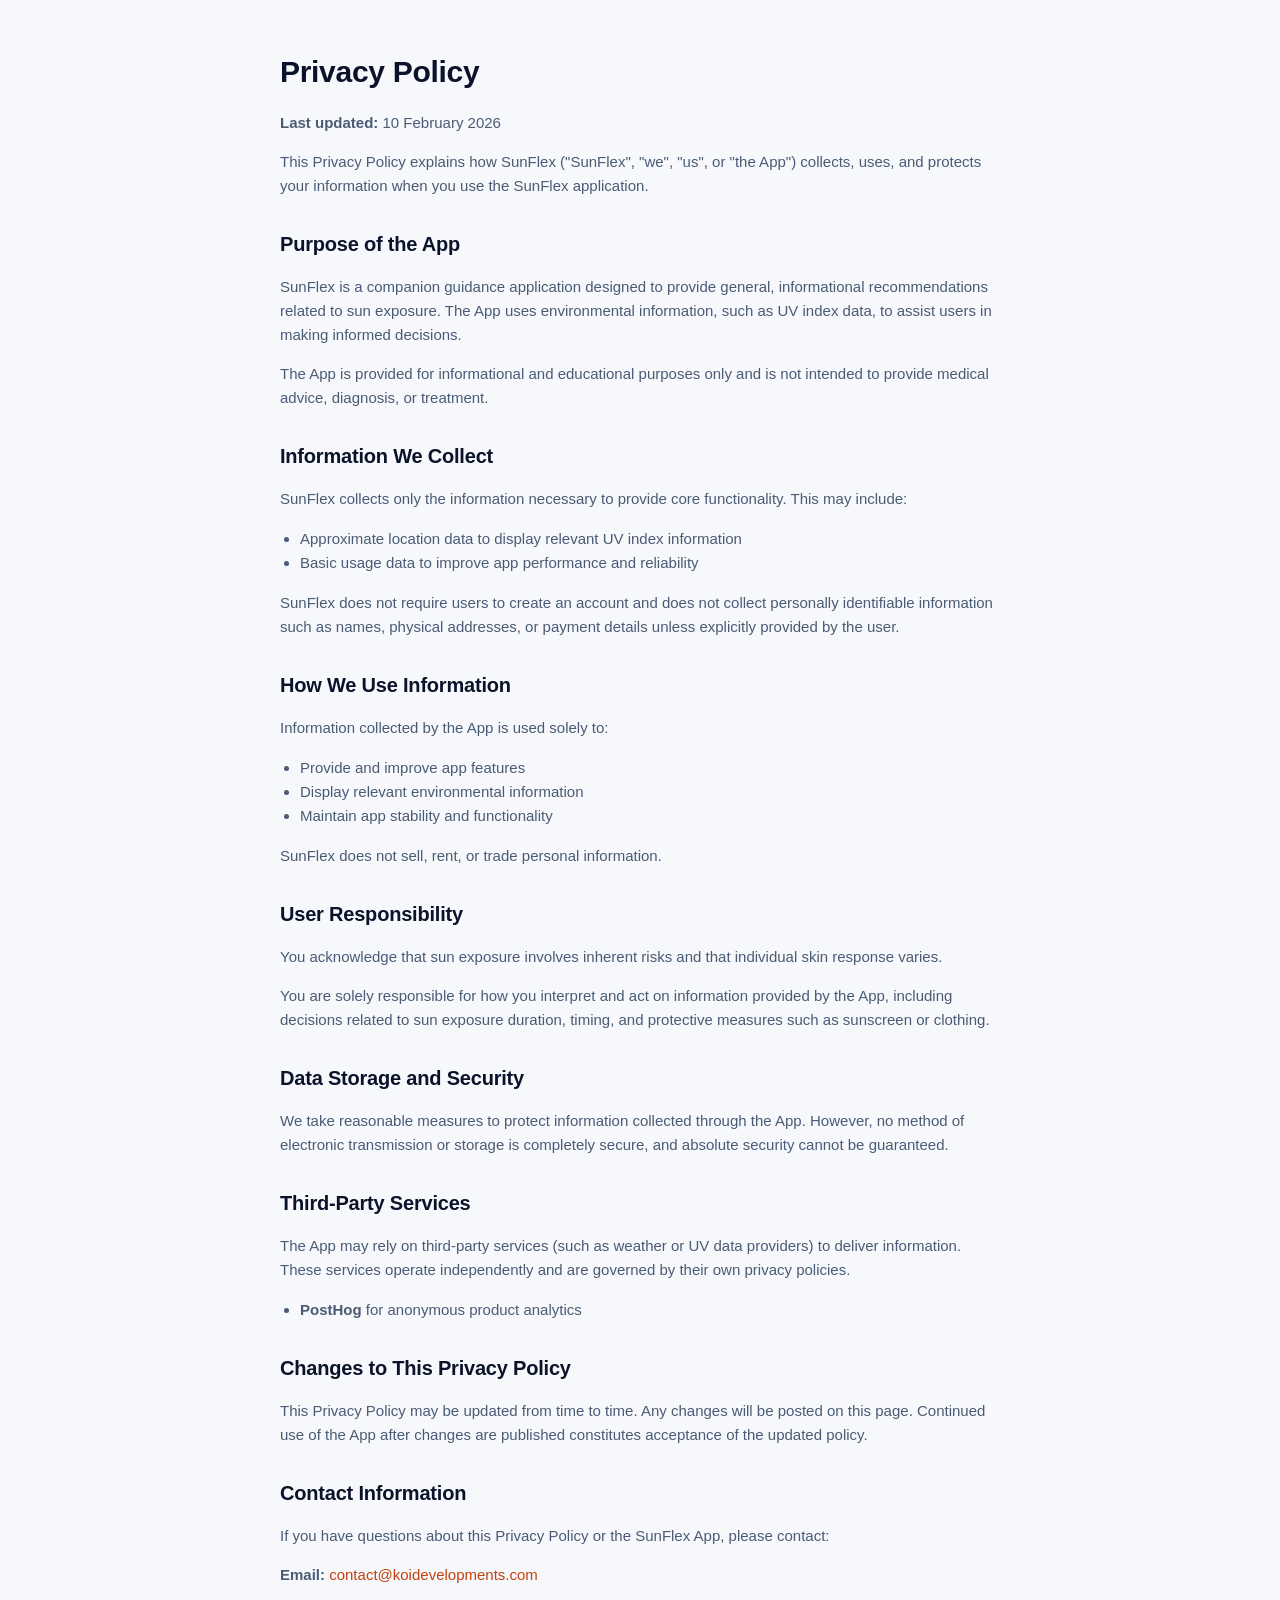
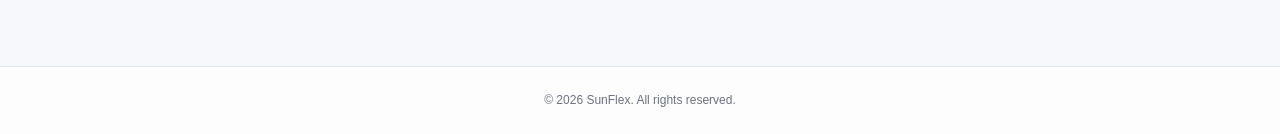
<file: sunflex/privacy.html>
<!DOCTYPE html>
<html lang="en">
<head>
  <meta charset="UTF-8" />
  <meta name="viewport" content="width=device-width, initial-scale=1.0" />
  <title>Privacy Policy – SunFlex</title>
  <link rel="stylesheet" href="../assets/theme.css" />
</head>

<body>

  <main>
    <h1>Privacy Policy</h1>

    <p><strong>Last updated:</strong> 10 February 2026</p>

    <p>
      This Privacy Policy explains how SunFlex ("SunFlex", "we", "us", or "the App")
      collects, uses, and protects your information when you use the SunFlex application.
    </p>

    <h2>Purpose of the App</h2>
    <p>
      SunFlex is a companion guidance application designed to provide general,
      informational recommendations related to sun exposure. The App uses environmental
      information, such as UV index data, to assist users in making informed decisions.
    </p>

    <p>
      The App is provided for informational and educational purposes only and is not
      intended to provide medical advice, diagnosis, or treatment.
    </p>

    <h2>Information We Collect</h2>
    <p>
      SunFlex collects only the information necessary to provide core functionality.
      This may include:
    </p>

    <ul>
      <li>Approximate location data to display relevant UV index information</li>
      <li>Basic usage data to improve app performance and reliability</li>
    </ul>

    <p>
      SunFlex does not require users to create an account and does not collect
      personally identifiable information such as names, physical addresses, or
      payment details unless explicitly provided by the user.
    </p>

    <h2>How We Use Information</h2>
    <p>
      Information collected by the App is used solely to:
    </p>

    <ul>
      <li>Provide and improve app features</li>
      <li>Display relevant environmental information</li>
      <li>Maintain app stability and functionality</li>
    </ul>

    <p>
      SunFlex does not sell, rent, or trade personal information.
    </p>

    <h2>User Responsibility</h2>
    <p>
      You acknowledge that sun exposure involves inherent risks and that individual
      skin response varies.
    </p>

    <p>
      You are solely responsible for how you interpret and act on information provided
      by the App, including decisions related to sun exposure duration, timing, and
      protective measures such as sunscreen or clothing.
    </p>

    <h2>Data Storage and Security</h2>
    <p>
      We take reasonable measures to protect information collected through the App.
      However, no method of electronic transmission or storage is completely secure,
      and absolute security cannot be guaranteed.
    </p>

    <h2>Third-Party Services</h2>
    <p>
      The App may rely on third-party services (such as weather or UV data providers)
      to deliver information. These services operate independently and are governed
      by their own privacy policies.
    </p>
    <ul>
      <li><strong>PostHog</strong> for anonymous product analytics</li>
    </ul>

    <h2>Changes to This Privacy Policy</h2>
    <p>
      This Privacy Policy may be updated from time to time. Any changes will be posted
      on this page. Continued use of the App after changes are published constitutes
      acceptance of the updated policy.
    </p>

    <h2>Contact Information</h2>
    <p>
      If you have questions about this Privacy Policy or the SunFlex App, please contact:
    </p>

    <p>
      <strong>Email:</strong>
      <a href="mailto:contact@koidevelopments.com">contact@koidevelopments.com</a>
    </p>
  </main>

  <footer>
    © 2026 SunFlex. All rights reserved.
  </footer>

</body>
</html>
</file>
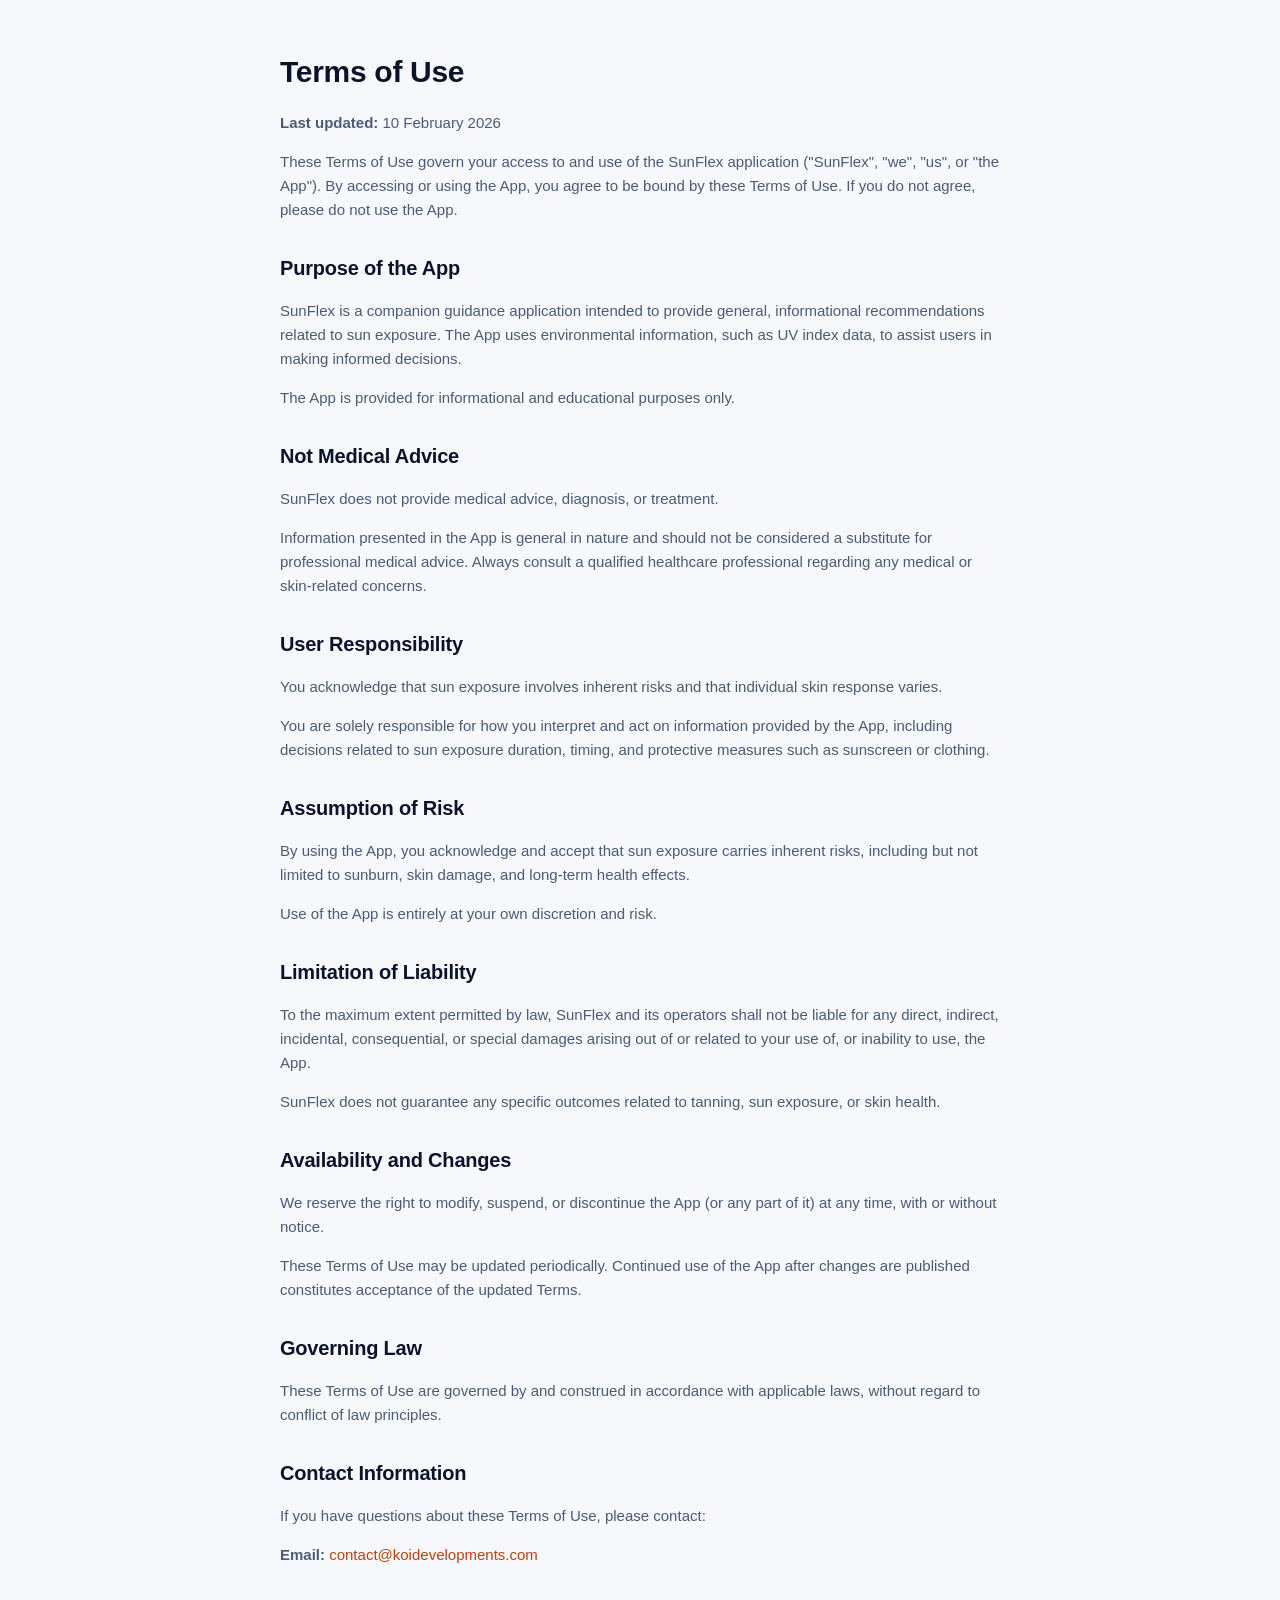
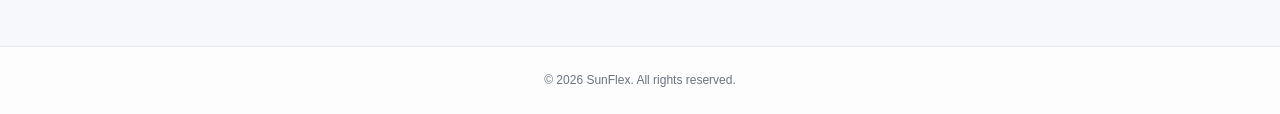
<file: sunflex/terms.html>
<!DOCTYPE html>
<html lang="en">
<head>
  <meta charset="UTF-8" />
  <meta name="viewport" content="width=device-width, initial-scale=1.0" />
  <title>Terms of Use – SunFlex</title>
  <link rel="stylesheet" href="../assets/theme.css" />
</head>

<body>

  <main>
    <h1>Terms of Use</h1>

    <p><strong>Last updated:</strong> 10 February 2026</p>

    <p>
      These Terms of Use govern your access to and use of the SunFlex application
      ("SunFlex", "we", "us", or "the App"). By accessing or using the App, you agree
      to be bound by these Terms of Use. If you do not agree, please do not use the App.
    </p>

    <h2>Purpose of the App</h2>
    <p>
      SunFlex is a companion guidance application intended to provide general,
      informational recommendations related to sun exposure. The App uses environmental
      information, such as UV index data, to assist users in making informed decisions.
    </p>

    <p>
      The App is provided for informational and educational purposes only.
    </p>

    <h2>Not Medical Advice</h2>
    <p>
      SunFlex does not provide medical advice, diagnosis, or treatment.
    </p>

    <p>
      Information presented in the App is general in nature and should not be considered
      a substitute for professional medical advice. Always consult a qualified healthcare
      professional regarding any medical or skin-related concerns.
    </p>

    <h2>User Responsibility</h2>
    <p>
      You acknowledge that sun exposure involves inherent risks and that individual skin
      response varies.
    </p>

    <p>
      You are solely responsible for how you interpret and act on information provided
      by the App, including decisions related to sun exposure duration, timing, and
      protective measures such as sunscreen or clothing.
    </p>

    <h2>Assumption of Risk</h2>
    <p>
      By using the App, you acknowledge and accept that sun exposure carries inherent
      risks, including but not limited to sunburn, skin damage, and long-term health
      effects.
    </p>

    <p>
      Use of the App is entirely at your own discretion and risk.
    </p>

    <h2>Limitation of Liability</h2>
    <p>
      To the maximum extent permitted by law, SunFlex and its operators shall not be
      liable for any direct, indirect, incidental, consequential, or special damages
      arising out of or related to your use of, or inability to use, the App.
    </p>

    <p>
      SunFlex does not guarantee any specific outcomes related to tanning, sun exposure,
      or skin health.
    </p>

    <h2>Availability and Changes</h2>
    <p>
      We reserve the right to modify, suspend, or discontinue the App (or any part of it)
      at any time, with or without notice.
    </p>

    <p>
      These Terms of Use may be updated periodically. Continued use of the App after changes
      are published constitutes acceptance of the updated Terms.
    </p>

    <h2>Governing Law</h2>
    <p>
      These Terms of Use are governed by and construed in accordance with applicable laws,
      without regard to conflict of law principles.
    </p>

    <h2>Contact Information</h2>
    <p>
      If you have questions about these Terms of Use, please contact:
    </p>

    <p>
      <strong>Email:</strong>
      <a href="mailto:contact@koidevelopments.com">contact@koidevelopments.com</a>
    </p>
  </main>

  <footer>
    © 2026 SunFlex. All rights reserved.
  </footer>

</body>
</html>
</file>
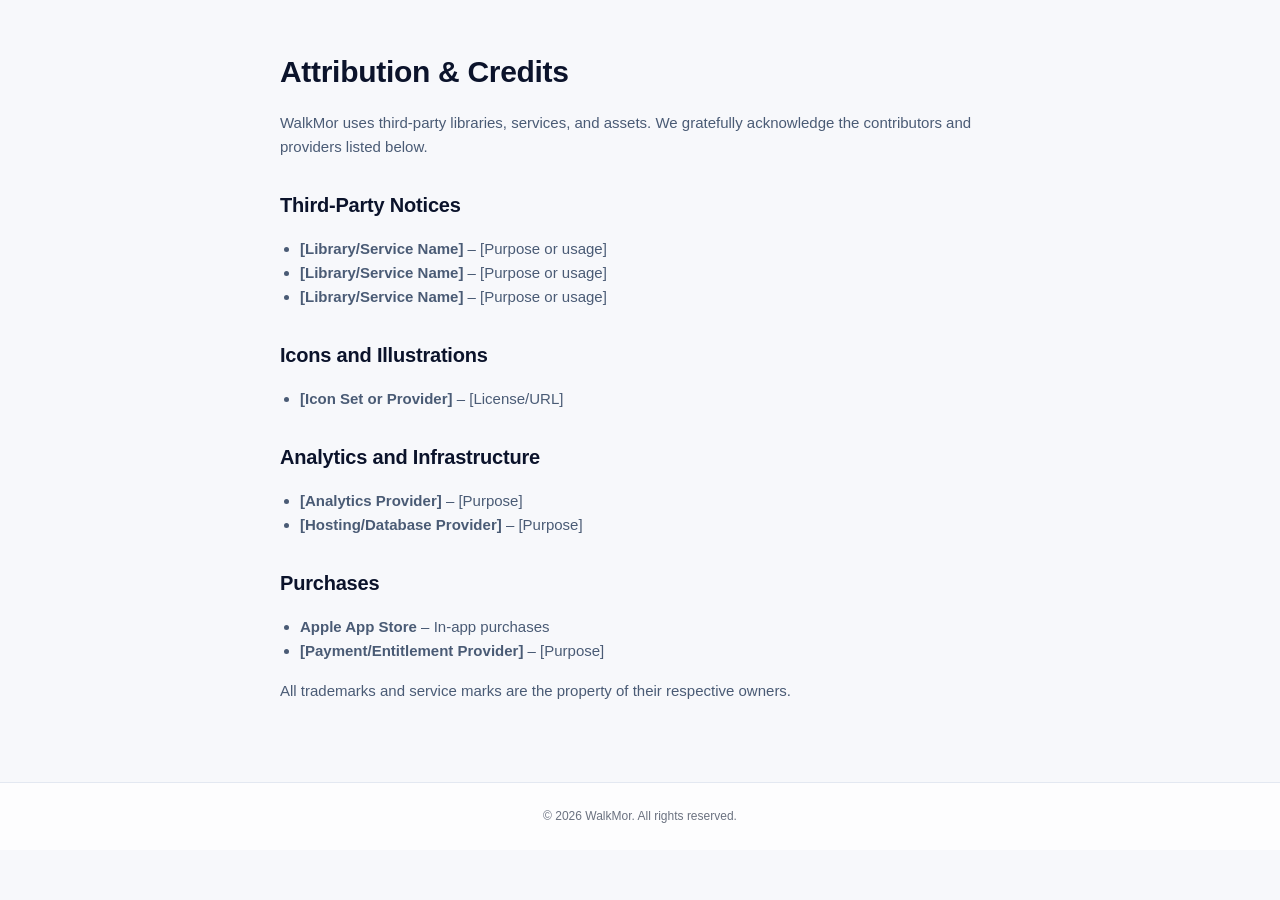
<file: walkmor/acknowledgements.html>
<!DOCTYPE html>
<html lang="en">
<head>
  <meta charset="UTF-8" />
  <meta name="viewport" content="width=device-width, initial-scale=1.0" />
  <title>Attribution & Credits – WalkMor</title>
  <link rel="stylesheet" href="../assets/theme.css" />
</head>

<body>

  <main>
    <h1>Attribution &amp; Credits</h1>

    <p>
      WalkMor uses third-party libraries, services, and assets. We gratefully acknowledge
      the contributors and providers listed below.
    </p>

    <h2>Third-Party Notices</h2>
    <ul>
      <li><strong>[Library/Service Name]</strong> – [Purpose or usage]</li>
      <li><strong>[Library/Service Name]</strong> – [Purpose or usage]</li>
      <li><strong>[Library/Service Name]</strong> – [Purpose or usage]</li>
    </ul>

    <h2>Icons and Illustrations</h2>
    <ul>
      <li><strong>[Icon Set or Provider]</strong> – [License/URL]</li>
    </ul>

    <h2>Analytics and Infrastructure</h2>
    <ul>
      <li><strong>[Analytics Provider]</strong> – [Purpose]</li>
      <li><strong>[Hosting/Database Provider]</strong> – [Purpose]</li>
    </ul>

    <h2>Purchases</h2>
    <ul>
      <li><strong>Apple App Store</strong> – In-app purchases</li>
      <li><strong>[Payment/Entitlement Provider]</strong> – [Purpose]</li>
    </ul>

    <p>
      All trademarks and service marks are the property of their respective owners.
    </p>
  </main>

  <footer>
    © 2026 WalkMor. All rights reserved.
  </footer>

</body>
</html>
</file>
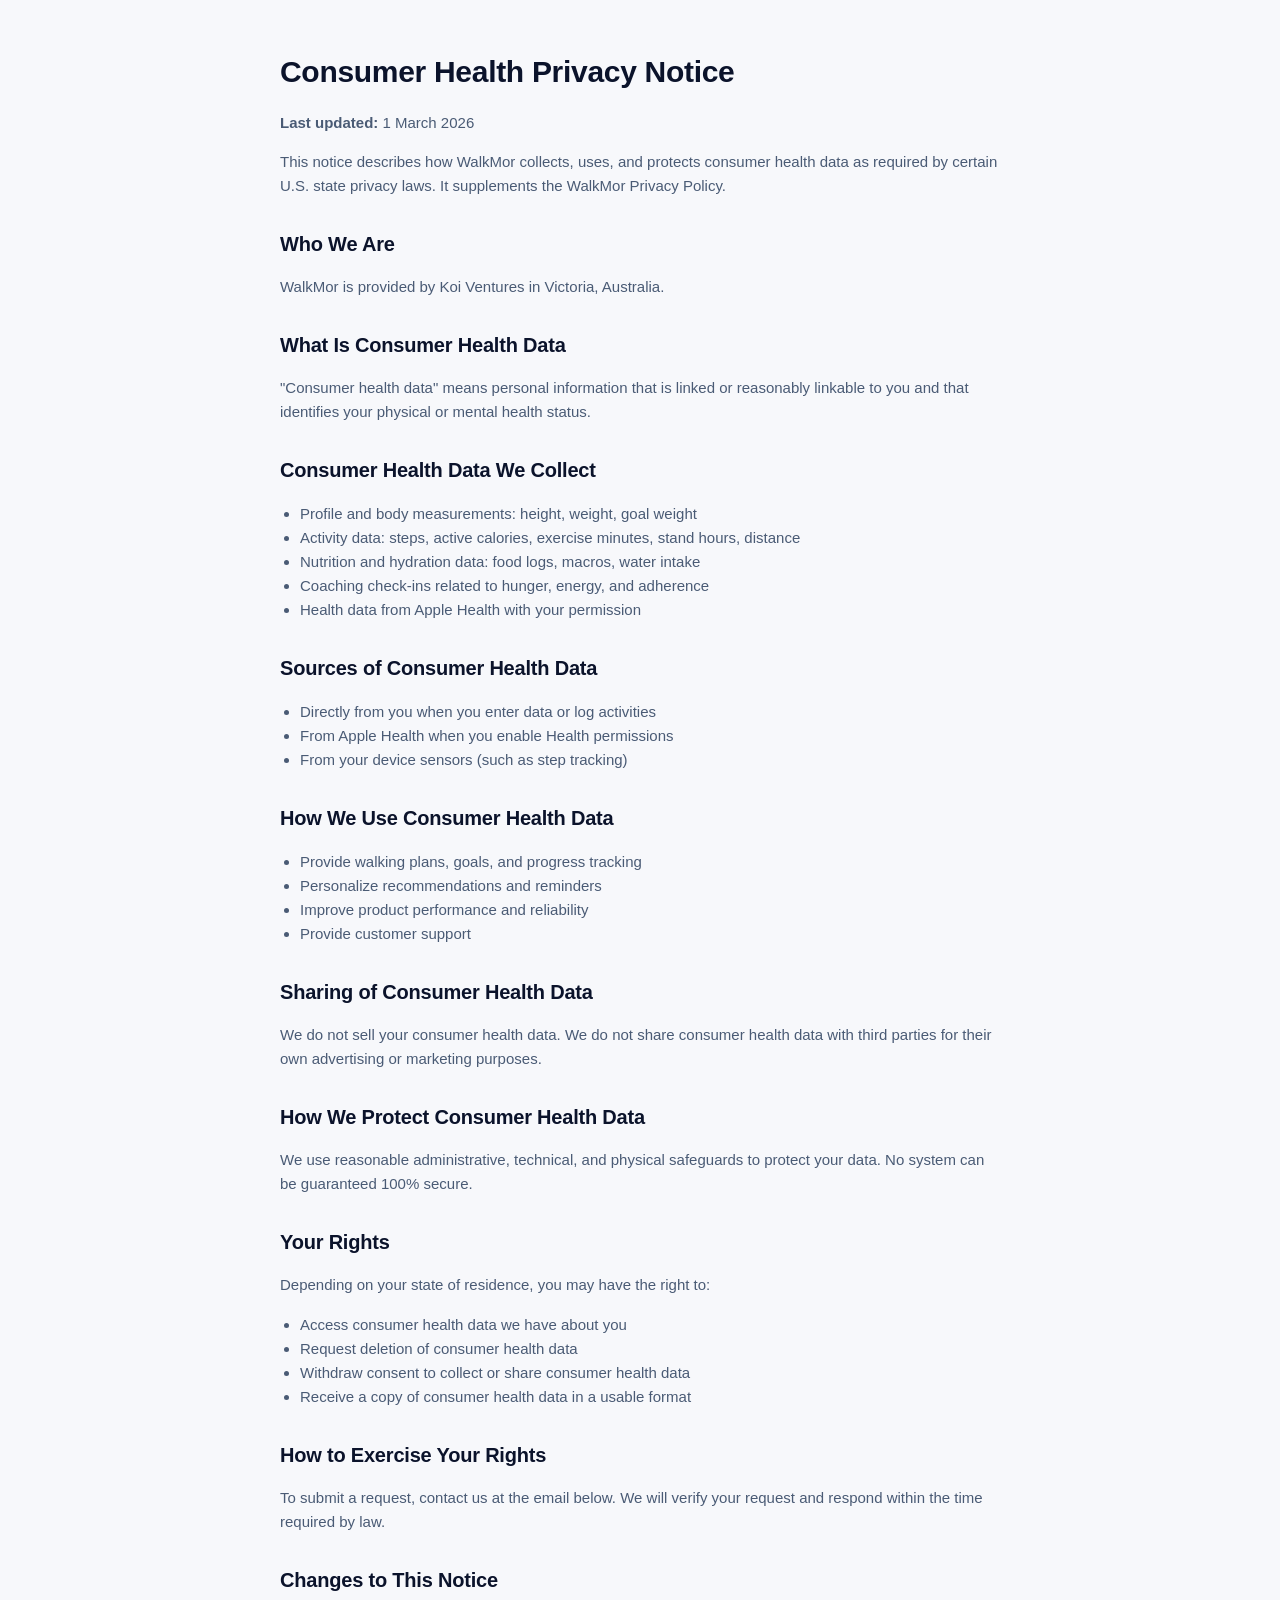
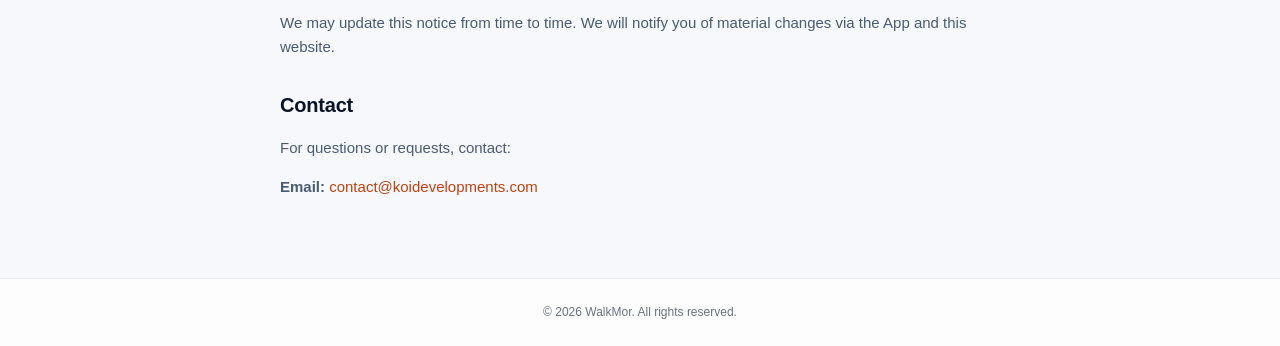
<file: walkmor/consumer-health-privacy.html>
<!DOCTYPE html>
<html lang="en">
<head>
  <meta charset="UTF-8" />
  <meta name="viewport" content="width=device-width, initial-scale=1.0" />
  <title>Consumer Health Privacy Notice – WalkMor</title>
  <link rel="stylesheet" href="../assets/theme.css" />
</head>

<body>

  <main>
    <h1>Consumer Health Privacy Notice</h1>

    <p><strong>Last updated:</strong> 1 March 2026</p>

    <p>
      This notice describes how WalkMor collects, uses, and protects consumer health
      data as required by certain U.S. state privacy laws. It supplements the WalkMor
      Privacy Policy.
    </p>

    <h2>Who We Are</h2>
    <p>
      WalkMor is provided by Koi Ventures in Victoria, Australia.
    </p>

    <h2>What Is Consumer Health Data</h2>
    <p>
      "Consumer health data" means personal information that is linked or reasonably
      linkable to you and that identifies your physical or mental health status.
    </p>

    <h2>Consumer Health Data We Collect</h2>
    <ul>
      <li>Profile and body measurements: height, weight, goal weight</li>
      <li>Activity data: steps, active calories, exercise minutes, stand hours, distance</li>
      <li>Nutrition and hydration data: food logs, macros, water intake</li>
      <li>Coaching check-ins related to hunger, energy, and adherence</li>
      <li>Health data from Apple Health with your permission</li>
    </ul>

    <h2>Sources of Consumer Health Data</h2>
    <ul>
      <li>Directly from you when you enter data or log activities</li>
      <li>From Apple Health when you enable Health permissions</li>
      <li>From your device sensors (such as step tracking)</li>
    </ul>

    <h2>How We Use Consumer Health Data</h2>
    <ul>
      <li>Provide walking plans, goals, and progress tracking</li>
      <li>Personalize recommendations and reminders</li>
      <li>Improve product performance and reliability</li>
      <li>Provide customer support</li>
    </ul>

    <h2>Sharing of Consumer Health Data</h2>
    <p>
      We do not sell your consumer health data. We do not share consumer health data
      with third parties for their own advertising or marketing purposes.
    </p>

    <h2>How We Protect Consumer Health Data</h2>
    <p>
      We use reasonable administrative, technical, and physical safeguards to protect
      your data. No system can be guaranteed 100% secure.
    </p>

    <h2>Your Rights</h2>
    <p>
      Depending on your state of residence, you may have the right to:
    </p>
    <ul>
      <li>Access consumer health data we have about you</li>
      <li>Request deletion of consumer health data</li>
      <li>Withdraw consent to collect or share consumer health data</li>
      <li>Receive a copy of consumer health data in a usable format</li>
    </ul>

    <h2>How to Exercise Your Rights</h2>
    <p>
      To submit a request, contact us at the email below. We will verify your request
      and respond within the time required by law.
    </p>

    <h2>Changes to This Notice</h2>
    <p>
      We may update this notice from time to time. We will notify you of material
      changes via the App and this website.
    </p>

    <h2>Contact</h2>
    <p>
      For questions or requests, contact:
    </p>
    <p>
      <strong>Email:</strong>
      <a href="mailto:contact@koidevelopments.com">contact@koidevelopments.com</a>
    </p>
  </main>

  <footer>
    © 2026 WalkMor. All rights reserved.
  </footer>

</body>
</html>
</file>
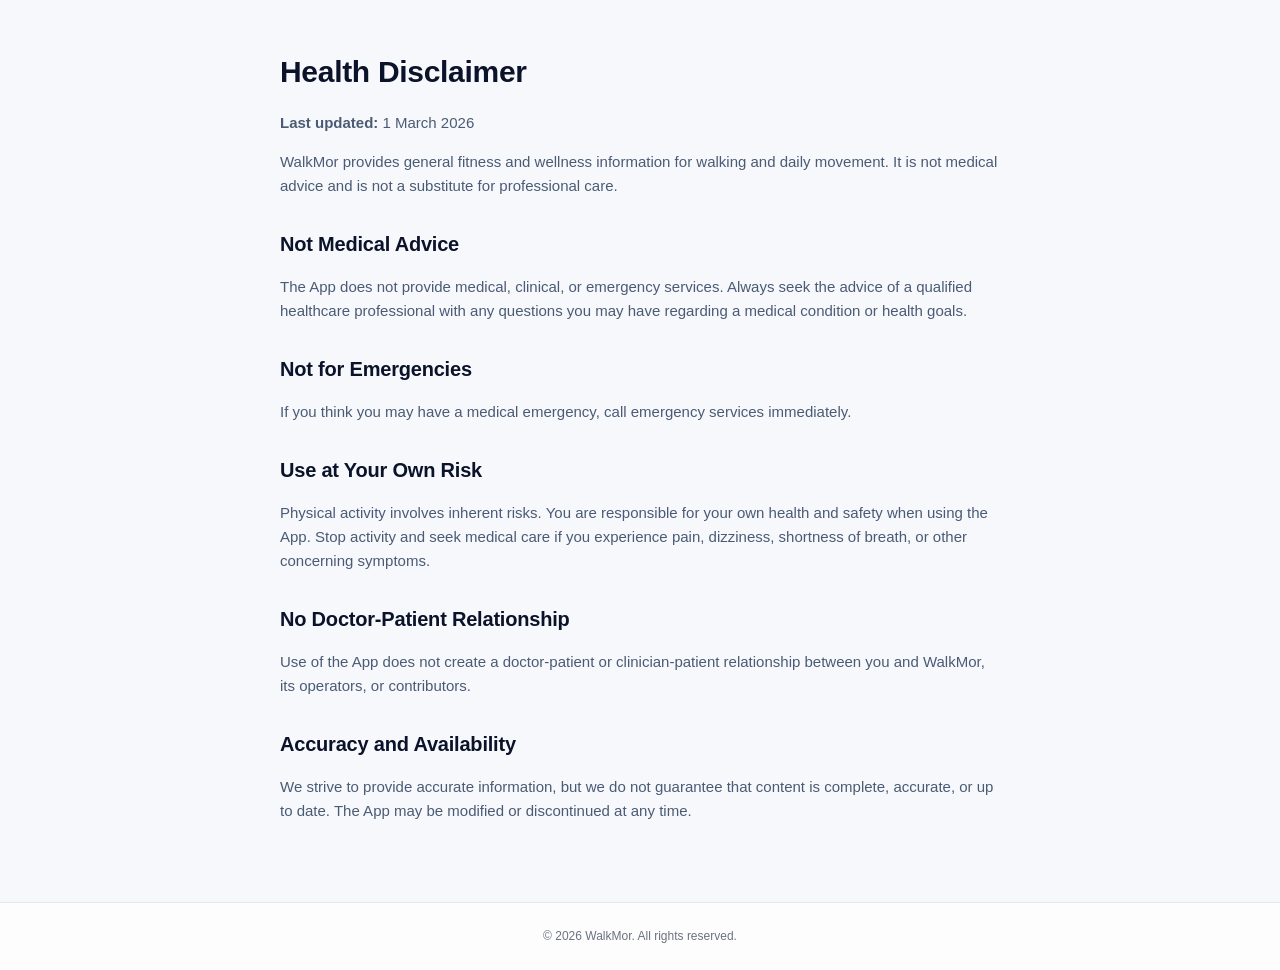
<file: walkmor/health-disclaimer.html>
<!DOCTYPE html>
<html lang="en">
<head>
  <meta charset="UTF-8" />
  <meta name="viewport" content="width=device-width, initial-scale=1.0" />
  <title>Health Disclaimer – WalkMor</title>
  <link rel="stylesheet" href="../assets/theme.css" />
</head>

<body>

  <main>
    <h1>Health Disclaimer</h1>

    <p><strong>Last updated:</strong> 1 March 2026</p>

    <p>
      WalkMor provides general fitness and wellness information for walking and
      daily movement. It is not medical advice and is not a substitute for
      professional care.
    </p>

    <h2>Not Medical Advice</h2>
    <p>
      The App does not provide medical, clinical, or emergency services. Always seek
      the advice of a qualified healthcare professional with any questions you may
      have regarding a medical condition or health goals.
    </p>

    <h2>Not for Emergencies</h2>
    <p>
      If you think you may have a medical emergency, call emergency services
      immediately.
    </p>

    <h2>Use at Your Own Risk</h2>
    <p>
      Physical activity involves inherent risks. You are responsible for your own
      health and safety when using the App. Stop activity and seek medical care if
      you experience pain, dizziness, shortness of breath, or other concerning
      symptoms.
    </p>

    <h2>No Doctor-Patient Relationship</h2>
    <p>
      Use of the App does not create a doctor-patient or clinician-patient relationship
      between you and WalkMor, its operators, or contributors.
    </p>

    <h2>Accuracy and Availability</h2>
    <p>
      We strive to provide accurate information, but we do not guarantee that content
      is complete, accurate, or up to date. The App may be modified or discontinued
      at any time.
    </p>
  </main>

  <footer>
    © 2026 WalkMor. All rights reserved.
  </footer>

</body>
</html>
</file>
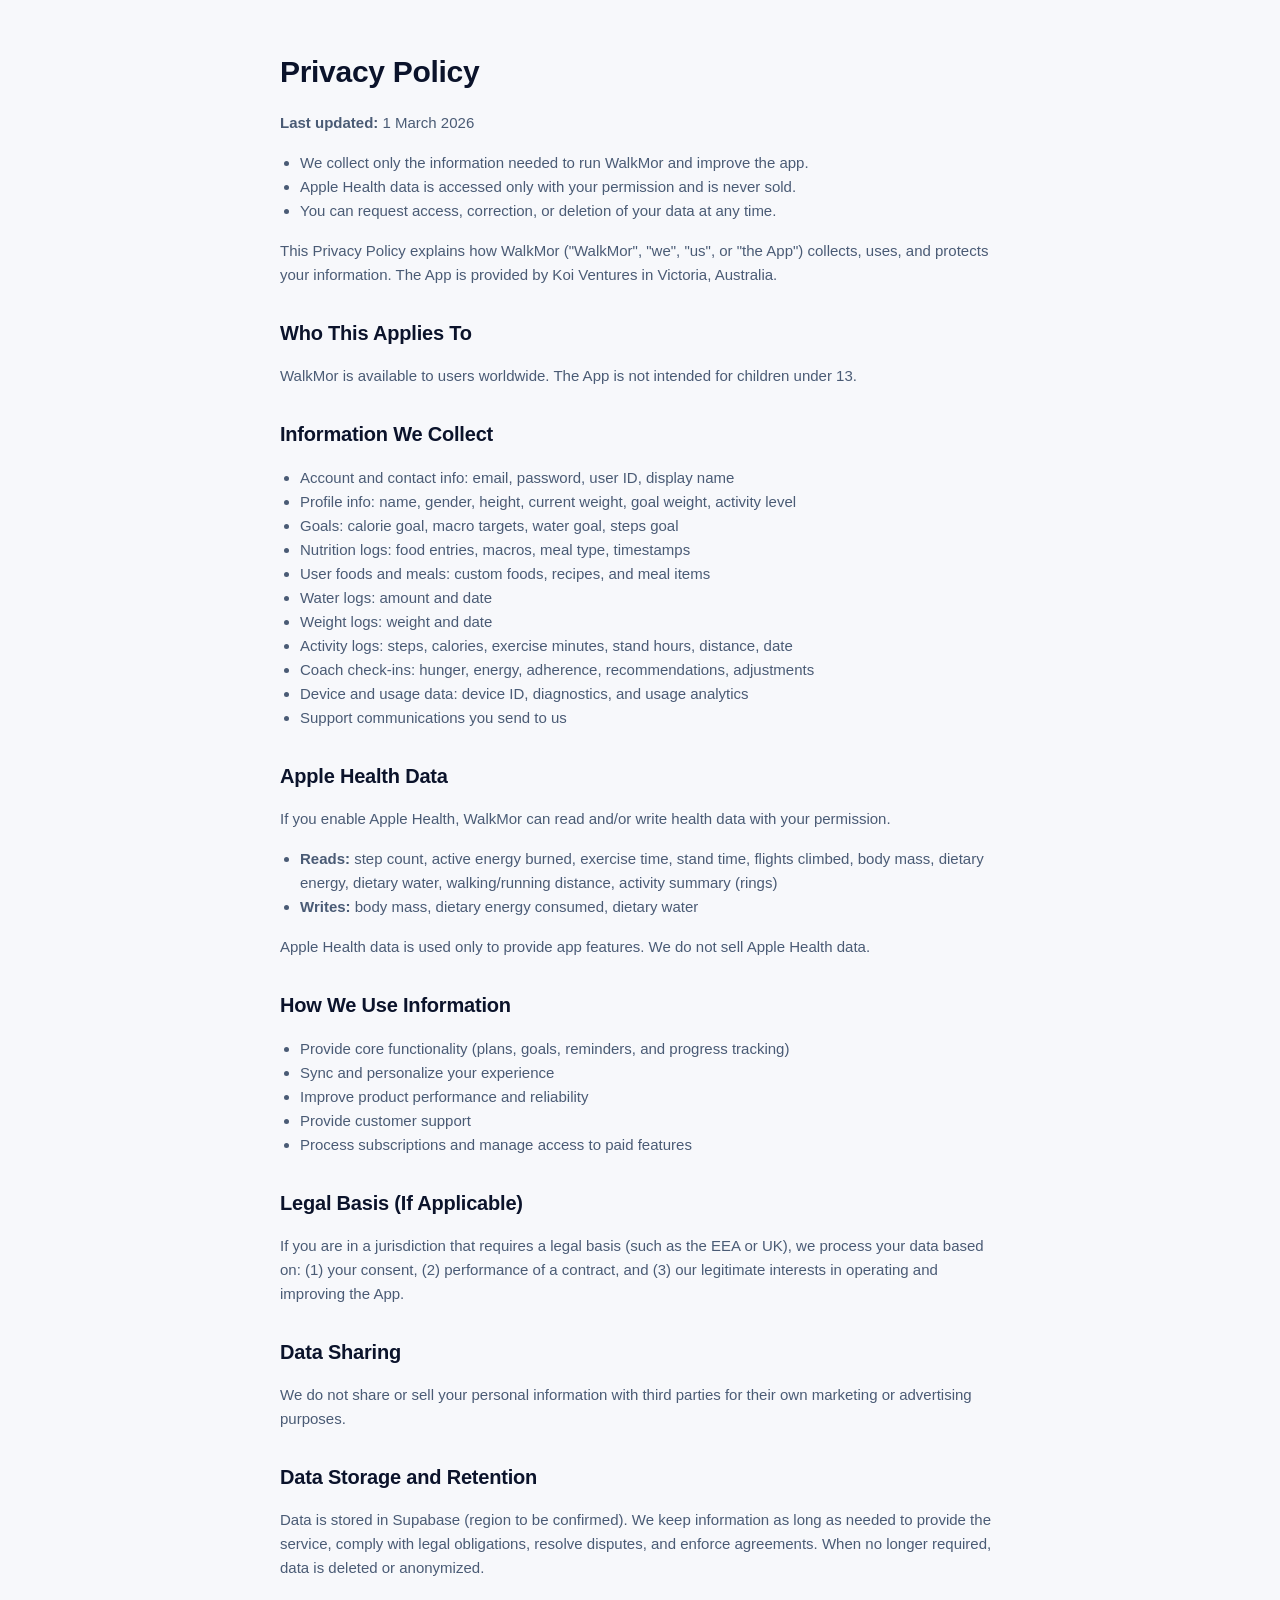
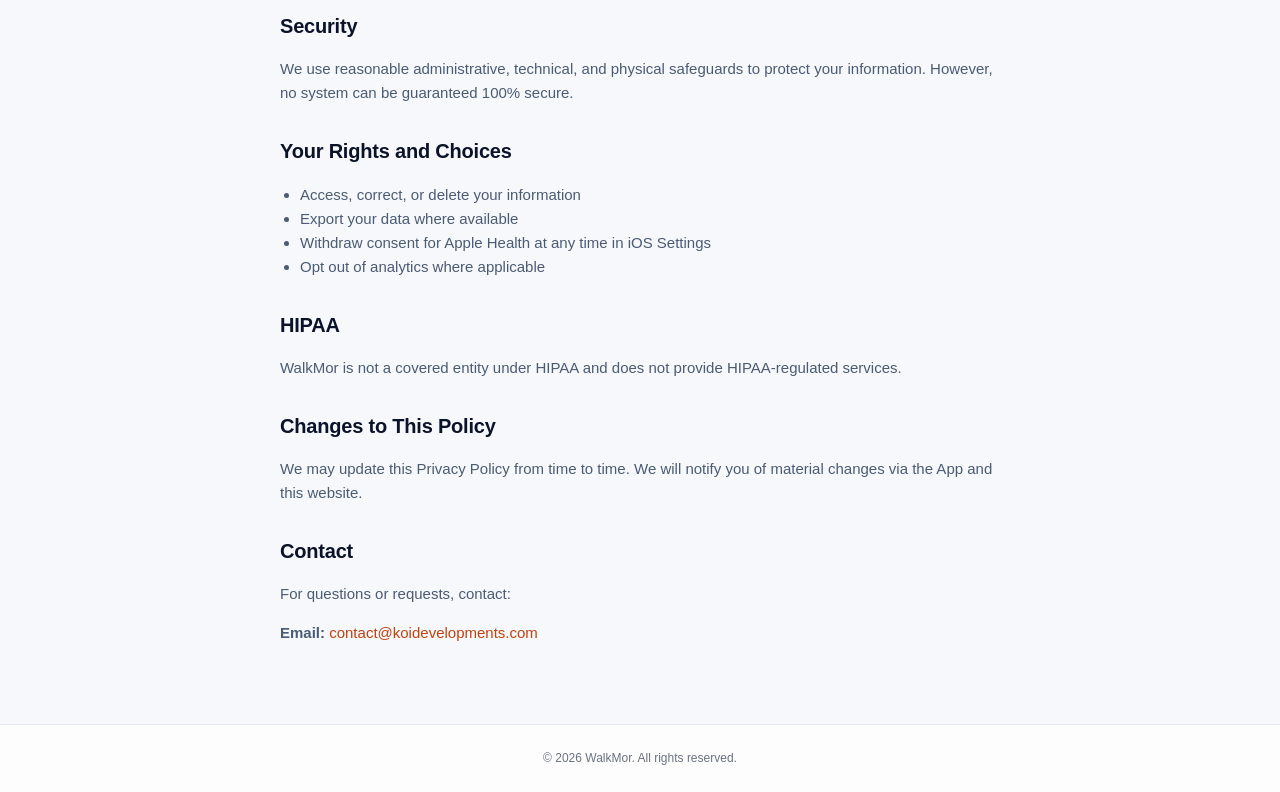
<file: walkmor/privacy.html>
<!DOCTYPE html>
<html lang="en">
<head>
  <meta charset="UTF-8" />
  <meta name="viewport" content="width=device-width, initial-scale=1.0" />
  <title>Privacy Policy – WalkMor</title>
  <link rel="stylesheet" href="../assets/theme.css" />
</head>

<body>

  <main>
    <h1>Privacy Policy</h1>

    <p><strong>Last updated:</strong> 1 March 2026</p>

    <ul>
      <li>We collect only the information needed to run WalkMor and improve the app.</li>
      <li>Apple Health data is accessed only with your permission and is never sold.</li>
      <li>You can request access, correction, or deletion of your data at any time.</li>
    </ul>

    <p>
      This Privacy Policy explains how WalkMor ("WalkMor", "we", "us", or "the App")
      collects, uses, and protects your information. The App is provided by
      Koi Ventures in Victoria, Australia.
    </p>

    <h2>Who This Applies To</h2>
    <p>
      WalkMor is available to users worldwide. The App is not intended for children
      under 13.
    </p>

    <h2>Information We Collect</h2>
    <ul>
      <li>Account and contact info: email, password, user ID, display name</li>
      <li>Profile info: name, gender, height, current weight, goal weight, activity level</li>
      <li>Goals: calorie goal, macro targets, water goal, steps goal</li>
      <li>Nutrition logs: food entries, macros, meal type, timestamps</li>
      <li>User foods and meals: custom foods, recipes, and meal items</li>
      <li>Water logs: amount and date</li>
      <li>Weight logs: weight and date</li>
      <li>Activity logs: steps, calories, exercise minutes, stand hours, distance, date</li>
      <li>Coach check-ins: hunger, energy, adherence, recommendations, adjustments</li>
      <li>Device and usage data: device ID, diagnostics, and usage analytics</li>
      <li>Support communications you send to us</li>
    </ul>

    <h2>Apple Health Data</h2>
    <p>
      If you enable Apple Health, WalkMor can read and/or write health data
      with your permission.
    </p>
    <ul>
      <li><strong>Reads:</strong> step count, active energy burned, exercise time, stand time,
        flights climbed, body mass, dietary energy, dietary water, walking/running distance,
        activity summary (rings)</li>
      <li><strong>Writes:</strong> body mass, dietary energy consumed, dietary water</li>
    </ul>
    <p>
      Apple Health data is used only to provide app features. We do not sell Apple
      Health data.
    </p>

    <h2>How We Use Information</h2>
    <ul>
      <li>Provide core functionality (plans, goals, reminders, and progress tracking)</li>
      <li>Sync and personalize your experience</li>
      <li>Improve product performance and reliability</li>
      <li>Provide customer support</li>
      <li>Process subscriptions and manage access to paid features</li>
    </ul>

    <h2>Legal Basis (If Applicable)</h2>
    <p>
      If you are in a jurisdiction that requires a legal basis (such as the EEA or UK),
      we process your data based on: (1) your consent, (2) performance of a contract,
      and (3) our legitimate interests in operating and improving the App.
    </p>

    <h2>Data Sharing</h2>
    <p>
      We do not share or sell your personal information with third parties for their
      own marketing or advertising purposes.
    </p>

    <h2>Data Storage and Retention</h2>
    <p>
      Data is stored in Supabase (region to be confirmed). We keep information as long
      as needed to provide the service, comply with legal obligations, resolve disputes,
      and enforce agreements. When no longer required, data is deleted or anonymized.
    </p>

    <h2>Security</h2>
    <p>
      We use reasonable administrative, technical, and physical safeguards to protect
      your information. However, no system can be guaranteed 100% secure.
    </p>

    <h2>Your Rights and Choices</h2>
    <ul>
      <li>Access, correct, or delete your information</li>
      <li>Export your data where available</li>
      <li>Withdraw consent for Apple Health at any time in iOS Settings</li>
      <li>Opt out of analytics where applicable</li>
    </ul>

    <h2>HIPAA</h2>
    <p>
      WalkMor is not a covered entity under HIPAA and does not provide HIPAA-regulated
      services.
    </p>

    <h2>Changes to This Policy</h2>
    <p>
      We may update this Privacy Policy from time to time. We will notify you of
      material changes via the App and this website.
    </p>

    <h2>Contact</h2>
    <p>
      For questions or requests, contact:
    </p>
    <p>
      <strong>Email:</strong>
      <a href="mailto:contact@koidevelopments.com">contact@koidevelopments.com</a>
    </p>
  </main>

  <footer>
    © 2026 WalkMor. All rights reserved.
  </footer>

</body>
</html>
</file>
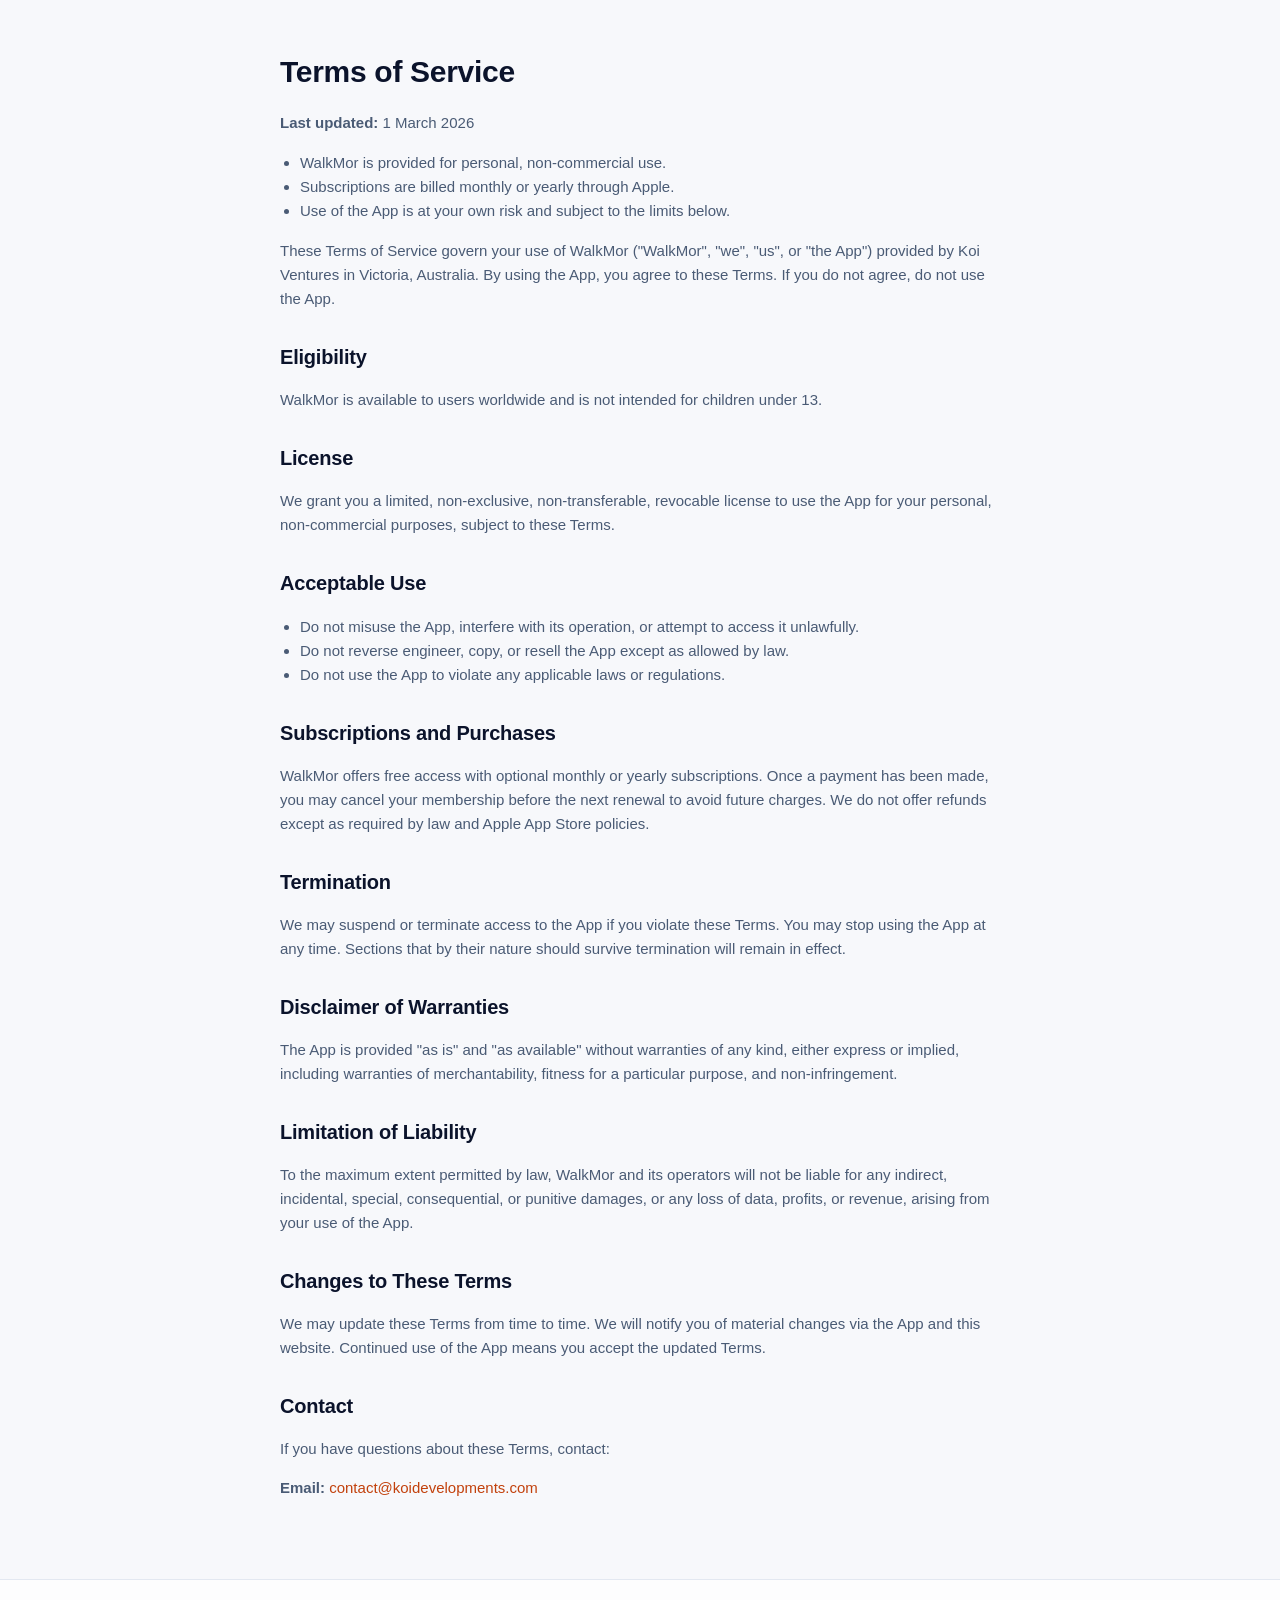
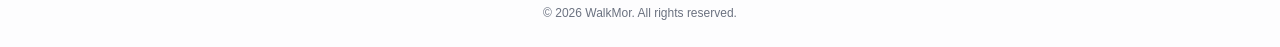
<file: walkmor/terms.html>
<!DOCTYPE html>
<html lang="en">
<head>
  <meta charset="UTF-8" />
  <meta name="viewport" content="width=device-width, initial-scale=1.0" />
  <title>Terms of Service – WalkMor</title>
  <link rel="stylesheet" href="../assets/theme.css" />
</head>

<body>

  <main>
    <h1>Terms of Service</h1>

    <p><strong>Last updated:</strong> 1 March 2026</p>

    <ul>
      <li>WalkMor is provided for personal, non-commercial use.</li>
      <li>Subscriptions are billed monthly or yearly through Apple.</li>
      <li>Use of the App is at your own risk and subject to the limits below.</li>
    </ul>

    <p>
      These Terms of Service govern your use of WalkMor ("WalkMor", "we", "us", or
      "the App") provided by Koi Ventures in Victoria, Australia. By using the App,
      you agree to these Terms. If you do not agree, do not use the App.
    </p>

    <h2>Eligibility</h2>
    <p>
      WalkMor is available to users worldwide and is not intended for children under 13.
    </p>

    <h2>License</h2>
    <p>
      We grant you a limited, non-exclusive, non-transferable, revocable license to
      use the App for your personal, non-commercial purposes, subject to these Terms.
    </p>

    <h2>Acceptable Use</h2>
    <ul>
      <li>Do not misuse the App, interfere with its operation, or attempt to access it unlawfully.</li>
      <li>Do not reverse engineer, copy, or resell the App except as allowed by law.</li>
      <li>Do not use the App to violate any applicable laws or regulations.</li>
    </ul>

    <h2>Subscriptions and Purchases</h2>
    <p>
      WalkMor offers free access with optional monthly or yearly subscriptions. Once a
      payment has been made, you may cancel your membership before the next renewal to
      avoid future charges. We do not offer refunds except as required by law and Apple
      App Store policies.
    </p>

    <h2>Termination</h2>
    <p>
      We may suspend or terminate access to the App if you violate these Terms. You
      may stop using the App at any time. Sections that by their nature should survive
      termination will remain in effect.
    </p>

    <h2>Disclaimer of Warranties</h2>
    <p>
      The App is provided "as is" and "as available" without warranties of any kind,
      either express or implied, including warranties of merchantability, fitness for
      a particular purpose, and non-infringement.
    </p>

    <h2>Limitation of Liability</h2>
    <p>
      To the maximum extent permitted by law, WalkMor and its operators will not be
      liable for any indirect, incidental, special, consequential, or punitive damages,
      or any loss of data, profits, or revenue, arising from your use of the App.
    </p>

    <h2>Changes to These Terms</h2>
    <p>
      We may update these Terms from time to time. We will notify you of material
      changes via the App and this website. Continued use of the App means you accept
      the updated Terms.
    </p>

    <h2>Contact</h2>
    <p>
      If you have questions about these Terms, contact:
    </p>
    <p>
      <strong>Email:</strong>
      <a href="mailto:contact@koidevelopments.com">contact@koidevelopments.com</a>
    </p>
  </main>

  <footer>
    © 2026 WalkMor. All rights reserved.
  </footer>

</body>
</html>
</file>
<file: assets/theme.css>
.site-nav {
  --nav-duration: 0.62s;
  --links-duration: 0.68s;
  position: sticky;
  top: 12px;
  z-index: 30;
  padding: 0 max(20px, calc((100vw - 1200px) / 2 + 20px)) 0;
  background: transparent;
  transition: padding var(--nav-duration) cubic-bezier(0.16, 1, 0.3, 1),
    top var(--nav-duration) cubic-bezier(0.16, 1, 0.3, 1);
}

.site-nav-inner {
  width: fit-content;
  max-width: 100%;
  margin: 0;
  display: flex;
  align-items: center;
  justify-content: flex-start;
  gap: 16px;
  border: 1px solid #fdba74;
  background: rgba(255, 255, 255, 0.78);
  backdrop-filter: blur(12px);
  border-radius: 999px;
  padding: 10px 16px;
  box-shadow: 0 18px 34px -26px rgba(249, 115, 22, 0.58);
  transition: width var(--nav-duration) cubic-bezier(0.16, 1, 0.3, 1),
    max-width var(--nav-duration) cubic-bezier(0.16, 1, 0.3, 1),
    border-radius var(--nav-duration) cubic-bezier(0.16, 1, 0.3, 1),
    padding var(--nav-duration) cubic-bezier(0.16, 1, 0.3, 1),
    justify-content var(--nav-duration) cubic-bezier(0.16, 1, 0.3, 1);
}




.nav-links {
  list-style: none;
  margin: 0;
  padding: 0;
  display: none;
  align-items: center;
  gap: 22px;
  transition: gap var(--links-duration) cubic-bezier(0.16, 1, 0.3, 1),
    justify-content var(--links-duration) cubic-bezier(0.16, 1, 0.3, 1);
}

.nav-links a {
  text-decoration: none;
  font-size: 16px;
  font-weight: 600;
  color: #1f2b43;
}

.nav-links a:hover {
  color: #c2410c;
  text-decoration: none;
}



.nav-btn {
  font-size: 14px;
  font-weight: 700;
  border-radius: 999px;
  padding: 10px 16px;
  text-decoration: none;
  line-height: 1;
}

.nav-btn:hover {
  text-decoration: none;
}


.nav-btn-primary {
  color: #fff;
  background: linear-gradient(145deg, #f97316, #f59e0b);
  box-shadow: 0 18px 30px -22px rgba(249, 115, 22, 0.8);
}

.nav-btn-primary:hover {
  filter: brightness(1.03);
}

:root {
  --bg: #f7f8fb;
  --surface: #ffffff;
  --text: #0b132b;
  --muted: #4a5b75;
  --border: #e3e8f1;
}

* {
  box-sizing: border-box;
  font-family: Inter, -apple-system, BlinkMacSystemFont, "Segoe UI", Roboto, sans-serif;
}

html {
  scroll-behavior: auto;
}

body {
  margin: 0;
  background: var(--bg);
  color: var(--text);
  line-height: 1.6;
}

main {
  max-width: 760px;
  margin: 0 auto;
  padding: 48px 20px 64px;
}







@media (max-width: 640px) {
}

body.home-page main {
  max-width: 1200px;
  padding: 36px 20px 72px;
}

h1 {
  font-size: 30px;
  margin-top: 0;
  margin-bottom: 12px;
  font-weight: 700;
  letter-spacing: -0.01em;
}

h2 {
  font-size: 20px;
  margin: 30px 0 8px;
  font-weight: 700;
  letter-spacing: -0.01em;
  color: var(--text);
}

p,
li {
  font-size: 15px;
  color: var(--muted);
}

a {
  color: #c2410c;
  text-decoration: none;
}

a:hover {
  text-decoration: underline;
}

.hero {
  position: relative;
  overflow: hidden;
  width: 100vw;
  margin-left: calc(50% - 50vw);
  margin-right: calc(50% - 50vw);
  margin-bottom: 36px;
  padding: 20px 0 24px;
  background: transparent;
}

.hero-inner {
  max-width: 1200px;
  margin: 0 auto;
  padding: 0 20px;
  display: grid;
  grid-template-columns: 1fr;
  gap: 24px;
  align-items: center;
}

.hero-copy,
.hero-visual {
  position: relative;
  z-index: 2;
}


.hero-copy {
  max-width: 640px;
}

.hero-title {
  font-size: 62px;
  margin: 14px 0 8px;
  font-weight: 800;
  letter-spacing: -0.02em;
  line-height: 1.02;
}

.hero-subtitle {
  font-size: 20px;
  color: var(--muted);
  margin: 0 0 10px;
}

.hero-desc {
  font-size: 18px;
  color: var(--muted);
  margin: 0;
  max-width: 640px;
}

.hero-eyebrow {
  display: flex;
  align-items: center;
  font-size: 13px;
  letter-spacing: 0.22em;
  text-transform: uppercase;
  color: #ea580c;
  font-weight: 800;
  margin: 0 0 6px;
}

.hero-visual {
  position: relative;
  min-height: 520px;
}

.hero-blob {
  position: absolute;
  right: 4%;
  top: 20px;
  width: 500px;
  height: 430px;
  border-radius: 45% 55% 42% 58% / 56% 44% 60% 40%;
  transform: rotate(-7deg);
  background: linear-gradient(145deg, #f59e0b 0%, #f97316 62%, #fb923c 100%);
  box-shadow: 0 34px 82px -34px rgba(249, 115, 22, 0.68);
}


.floating-app {
  position: absolute;
  width: 116px;
  height: 116px;
  border-radius: 26px;
  border: 1px solid #d9e2ee;
  background: linear-gradient(180deg, #ffffff, #f8fafc);
  box-shadow: 0 24px 38px -28px rgba(15, 23, 42, 0.55);
}

.floating-app::after {
  content: "";
  position: absolute;
  inset: -6px;
  border-radius: 30px;
  border: 1px solid rgba(251, 146, 60, 0.14);
}

.floating-app.app-main {
  width: 132px;
  height: 132px;
  left: 8%;
  top: 170px;
  border-radius: 30px;
  background: linear-gradient(180deg, #0b0f1f, #151c2f);
  border-color: #1f2937;
}

.floating-app.app-main::after {
  display: none;
}

.floating-app .hero-icon {
  width: 100%;
  height: 100%;
  border-radius: inherit;
  object-fit: cover;
}

.sunflex-icon {
  display: block;
  transform: scale(1.06);
  transform-origin: center;
}

.floating-app .sunflex-icon {
  transform: scale(1.08);
}

.app-1 {
  left: 34%;
  top: 78px;
}

.app-2 {
  left: 58%;
  top: 150px;
}

.app-3 {
  left: 70%;
  top: 290px;
}

.app-4 {
  left: 38%;
  top: 310px;
}

.app-5 {
  left: 16%;
  top: 350px;
}

.section {
  margin: 28px 0 0;
  border: 1px solid var(--border);
  border-radius: 18px;
  padding: 20px;
  background: var(--surface);
}

.section h2 {
  margin: 0 0 8px;
}

.section p {
  margin: 0 0 8px;
}


.metrics-row {
  margin: 8px 0 8px;
  border: 1px solid #fdba74;
  border-radius: 20px;
  background: linear-gradient(145deg, #f97316, #f59e0b);
  color: #fff;
  display: grid;
  grid-template-columns: repeat(3, minmax(0, 1fr));
  gap: 0;
  overflow: hidden;
}

.metric-item {
  padding: 22px 24px;
  border-right: 1px solid rgba(255, 237, 213, 0.35);
}

.metric-item:last-child {
  border-right: 0;
}

.metric-value {
  margin: 0;
  font-size: 52px;
  line-height: 0.95;
  letter-spacing: -0.03em;
  font-weight: 800;
  color: #fff;
}

.metric-label {
  margin: 10px 0 0;
  font-size: 13px;
  letter-spacing: 0.08em;
  text-transform: uppercase;
  color: rgba(255, 247, 237, 0.9);
  font-weight: 600;
}

.about-showcase {
  margin: 28px 0 0;
}

.about-showcase h2 {
  margin: 0 0 14px;
  font-size: 42px;
  letter-spacing: -0.02em;
}

.about-tiles {
  display: grid;
  gap: 14px;
  grid-template-columns: repeat(4, minmax(0, 1fr));
}

.about-tile {
  border: 1px solid var(--border);
  border-radius: 18px;
  padding: 20px;
  background: var(--surface);
  box-shadow: 0 16px 40px -34px rgba(2, 6, 23, 0.34);
  transition: transform 0.28s cubic-bezier(0.22, 1, 0.36, 1),
    box-shadow 0.28s cubic-bezier(0.22, 1, 0.36, 1);
}

.about-tile:hover {
  transform: translateY(-3px);
  box-shadow: 6px 8px 18px -12px rgba(251, 146, 60, 0.34),
    14px 18px 34px -22px rgba(251, 146, 60, 0.42);
}

.about-icon {
  width: 42px;
  height: 42px;
  border-radius: 12px;
  background: #ffedd5;
  color: #ea580c;
  display: grid;
  place-items: center;
  margin-bottom: 8px;
}

.about-icon svg {
  width: 19px;
  height: 19px;
}

.about-tile h3 {
  margin: 0 0 8px;
  font-size: 22px;
  font-weight: 700;
  letter-spacing: -0.01em;
}

.about-tile p {
  margin: 0;
  font-size: 15px;
  color: var(--muted);
}

.portfolio-intro {
  margin: 26px 0 14px;
}

.portfolio-intro h2 {
  margin: 0;
  font-size: 40px;
  letter-spacing: -0.02em;
}

.portfolio-intro p {
  margin: 8px 0 0;
  font-size: 17px;
  color: var(--muted);
}

.apps {
  display: grid;
  gap: 18px;
  margin-top: 22px;
}

.app-row {
  display: grid;
  grid-template-columns: 1fr;
  gap: 18px;
  align-items: start;
  padding: 22px;
  border: 1px solid var(--border);
  border-radius: 22px;
  background: var(--surface);
  box-shadow: 0 16px 42px -32px rgba(2, 6, 23, 0.3);
}

.app-meta {
  display: grid;
  gap: 12px;
  align-content: start;
  max-width: 860px;
}

.app-header {
  display: grid;
  gap: 10px;
}

.app-icon {
  width: 72px;
  height: 72px;
  border-radius: 18px;
  border: 0;
  background: transparent;
  box-shadow: 0 10px 18px -14px rgba(15, 23, 42, 0.2),
    0 8px 18px -12px rgba(251, 146, 60, 0.42),
    8px 14px 30px -16px rgba(249, 115, 22, 0.62);
  object-fit: cover;
  padding: 0;
}

.app-icon.placeholder {
  display: grid;
  place-items: center;
  font-size: 10px;
  color: #888;
}

.app-name {
  font-size: 24px;
  margin: 0;
  font-weight: 700;
}

.app-desc {
  margin: 0;
}

@media (min-width: 980px) {
  .app-desc-sunflex {
    white-space: nowrap;
  }
}

.app-status {
  font-size: 13px;
  color: #9a3412;
  background: #ffedd5;
  display: inline-flex;
  align-items: center;
  gap: 6px;
  padding: 4px 10px;
  border-radius: 999px;
  width: fit-content;
  text-decoration: none;
}

.app-cta {
  font-size: 14px;
  color: #ea580c;
  text-decoration: none;
  display: inline-flex;
  align-items: center;
  gap: 6px;
  font-weight: 600;
}

.carousel {
  background: transparent;
  border: 0;
  padding: 0;
  overflow-x: auto;
  overflow-y: hidden;
  display: grid;
  grid-auto-flow: column;
  grid-auto-columns: calc((100% - 40px) / 5);
  gap: 10px;
  scroll-snap-type: x mandatory;
  scroll-padding: 0;
  -webkit-overflow-scrolling: touch;
}


.phone-frame {
  scroll-snap-align: start;
  border-radius: 20px;
  background: transparent;
  box-shadow: 0 16px 28px -18px rgba(2, 6, 23, 0.55);
  padding: 0;
  display: grid;
  place-items: center;
  border: 0;
  width: 100%;
  aspect-ratio: 9 / 19.5;
  height: auto;
}

.phone-frame img {
  width: 100%;
  height: 100%;
  border-radius: 18px;
  display: block;
  background: #000;
  object-fit: cover;
}

.phone-placeholder {
  height: 100%;
  width: 100%;
  border-radius: 20px;
  background: linear-gradient(160deg, #3f3f46, #18181b);
  display: grid;
  place-items: center;
  color: #d4d4d8;
  font-size: 12px;
  text-align: center;
  padding: 10px;
  line-height: 1.4;
}

.links {
  display: flex;
  flex-direction: column;
  gap: 12px;
  margin-top: 24px;
  margin-bottom: 32px;
}

.link-button {
  display: inline-block;
  padding: 14px 16px;
  border: 1px solid var(--border);
  border-radius: 12px;
  text-decoration: none;
  color: var(--text);
  font-size: 15px;
  font-weight: 600;
  background: #ffffff;
  transition: background 0.15s ease, border-color 0.15s ease, transform 0.15s ease;
}

.link-button:hover {
  background: #fff7ed;
  border-color: #fdba74;
  transform: translateY(-1px);
  text-decoration: none;
}

.contact-list {
  list-style: none;
  padding: 0;
  margin: 0;
  display: grid;
  gap: 6px;
  color: var(--muted);
}

.contact {
  font-size: 14px;
  color: var(--muted);
}

.contact a {
  color: #c2410c;
}

ul {
  padding-left: 20px;
}

footer {
  text-align: center;
  font-size: 12px;
  color: #6b7280;
  padding: 24px 16px;
  border-top: 1px solid var(--border);
  background: rgba(255, 255, 255, 0.75);
}

@media (min-width: 980px) {
  .nav-links {
    display: inline-flex;
  }

  .hero-inner {
    grid-template-columns: 1fr 1fr;
    gap: 26px;
  }
}

@media (max-width: 900px) {
  .metrics-row {
    grid-template-columns: 1fr;
  }

  .metric-item {
    border-right: 0;
    border-bottom: 1px solid rgba(148, 163, 184, 0.2);
  }

  .metric-item:last-child {
    border-bottom: 0;
  }

  .metric-value {
    font-size: 44px;
  }

  .about-tiles {
    grid-template-columns: 1fr;
  }

  .about-showcase h2 {
    font-size: 32px;
  }

  .carousel {
    grid-auto-columns: calc((100% - 30px) / 4);
  }

  .hero-title {
    font-size: 46px;
  }

  .portfolio-intro h2 {
    font-size: 32px;
  }

  .hero-visual {
    min-height: 480px;
  }

  .hero-blob {
    width: 380px;
    height: 380px;
    right: 8%;
    top: 42px;
  }
}

@media (max-width: 640px) {
  .site-nav.scrolled {
    padding: 0 10px;
  }

  .site-nav.scrolled .site-nav-inner {
    width: fit-content;
    justify-content: flex-start;
    border-radius: 22px;
    padding: 8px 10px;
  }

  .site-nav.scrolled .nav-links {
    width: auto;
    justify-content: flex-start;
    gap: 22px;
  }

  .carousel {
    grid-auto-columns: calc((100% - 10px) / 2);
  }

  .site-nav {
    top: 8px;
    padding: 0 10px 0;
  }

  .site-nav-inner {
    border-radius: 22px;
    padding: 8px 10px;
  }



  .nav-actions {
    gap: 6px;
  }

  .nav-btn {
    font-size: 12px;
    padding: 8px 11px;
  }

  .hero-title {
    font-size: 36px;
  }


  .app-icon {
    width: 62px;
    height: 62px;
  }

  .hero-desc {
    font-size: 16px;
  }

  .hero-visual {
    min-height: 360px;
  }

  .hero-blob {
    width: 280px;
    height: 280px;
    left: 50%;
    transform: translateX(-50%);
    right: auto;
    top: 40px;
  }

  .floating-app {
    width: 84px;
    height: 84px;
    border-radius: 18px;
  }

  .floating-app.app-main {
    width: 96px;
    height: 96px;
    left: 14%;
    top: 132px;
    border-radius: 22px;
  }

  .app-1 { left: 42%; top: 92px; }
  .app-2 { left: 68%; top: 132px; }
  .app-3 { left: 66%; top: 238px; }
  .app-4 { left: 42%; top: 262px; }
  .app-5 { left: 18%; top: 246px; }
}

@media (max-width: 480px) {
  main {
    padding: 32px 16px 48px;
  }

  body.home-page main {
    padding: 40px 16px 56px;
  }

  h1 {
    font-size: 24px;
  }

  h2 {
    font-size: 18px;
  }

  .portfolio-intro h2 {
    font-size: 30px;
  }

  .portfolio-intro p {
    font-size: 15px;
  }
}

#home,
#about,
#portfolio,
#contact {
  scroll-margin-top: 96px;
}

.nav-links-left {
  display: inline-flex;
  position: relative;
  left: 0;
  transform: translateX(0);
  transition: left var(--links-duration) cubic-bezier(0.16, 1, 0.3, 1),
    transform var(--links-duration) cubic-bezier(0.16, 1, 0.3, 1);
}

.site-nav.is-expanding {
  --nav-duration: 0.45s;
  --links-duration: 0.5s;
}

.site-nav.is-collapsing {
  --nav-duration: 0.9s;
  --links-duration: 0.95s;
}


body.home-page .site-nav-inner {
  max-width: 1200px;
  margin: 0;
}

.site-nav.scrolled {
  top: 0;
  padding: 0 16px;
}

.site-nav.scrolled .site-nav-inner {
  width: 100%;
  max-width: 1200px;
  margin: 0 auto;
  justify-content: center;
  border-radius: 28px;
  padding: 10px 22px;
}

.site-nav.scrolled .nav-links {
  justify-content: center;
  width: 100%;
  gap: 28px;
}

@media (min-width: 980px) {
  .site-nav.scrolled .nav-links-left {
    left: 50%;
    transform: translateX(-50%);
  }

  .site-nav.scrolled .nav-links {
    width: max-content;
  }
}
</file>
